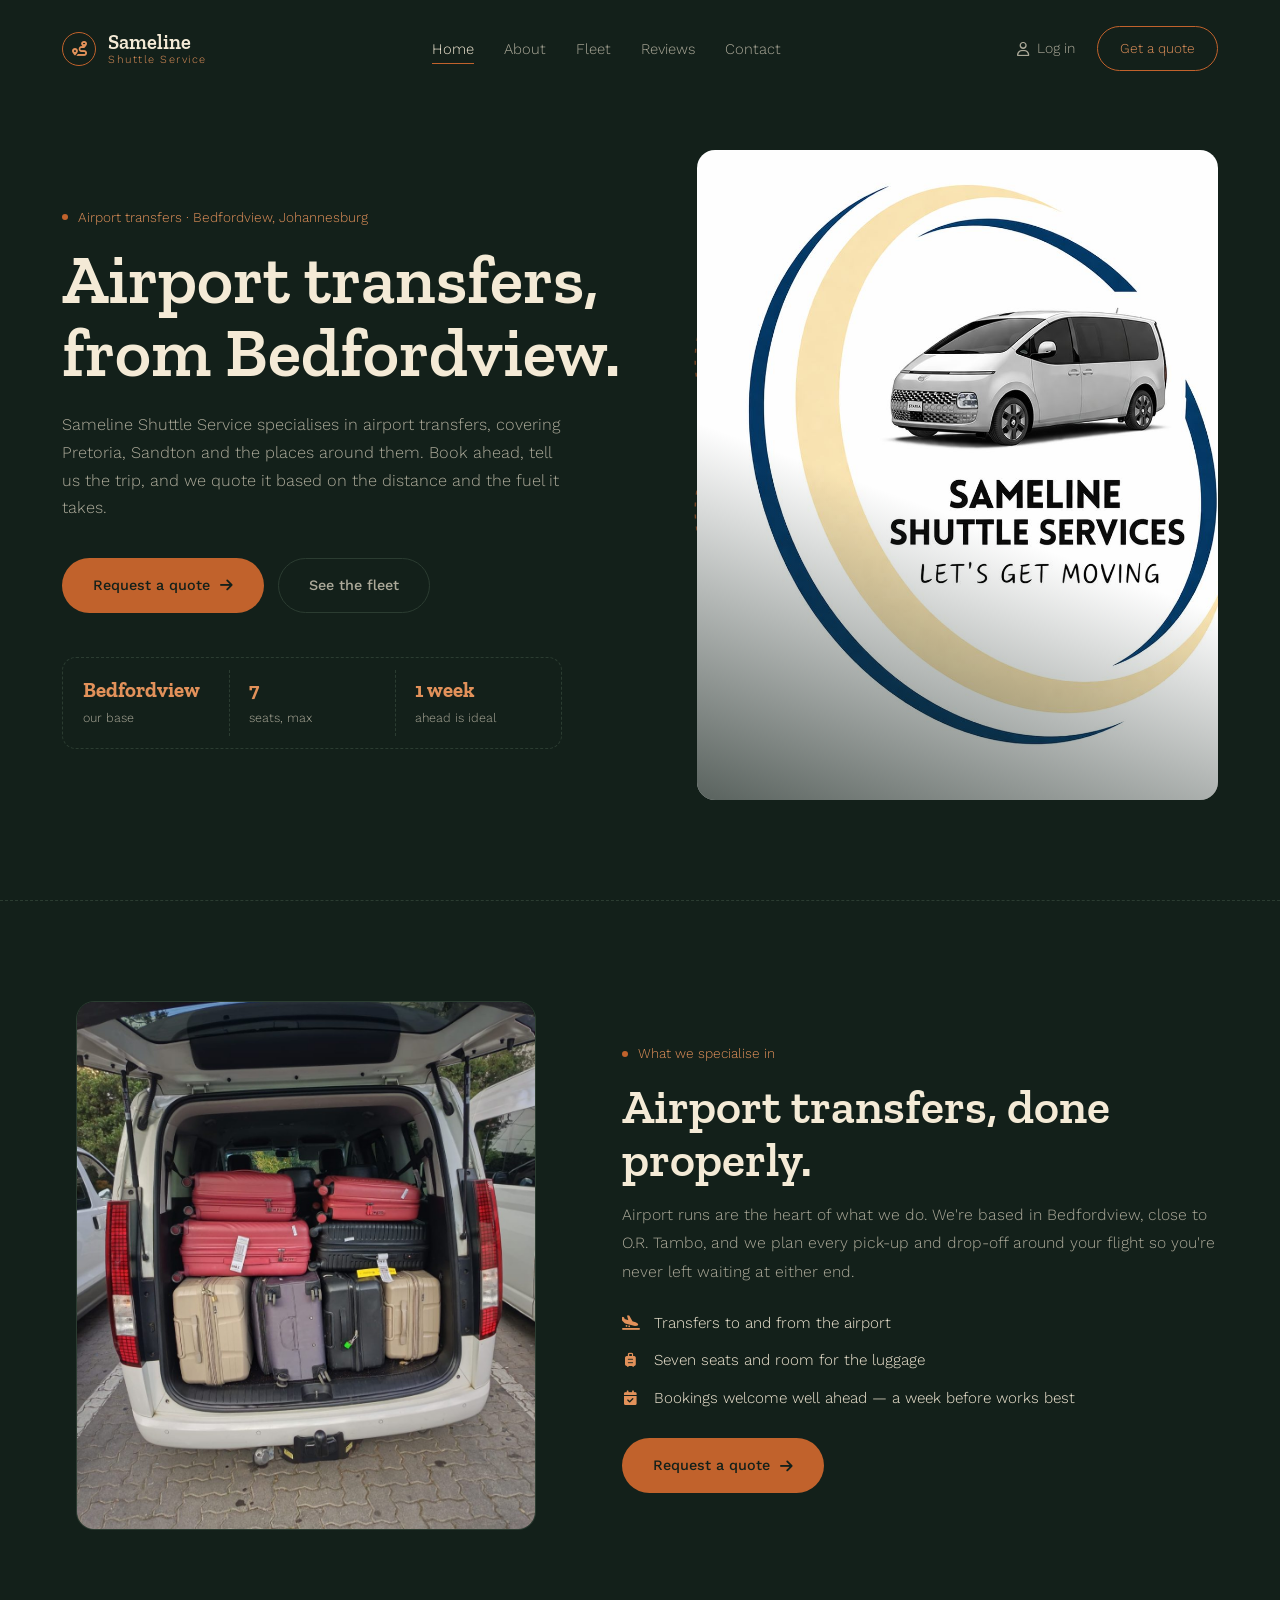
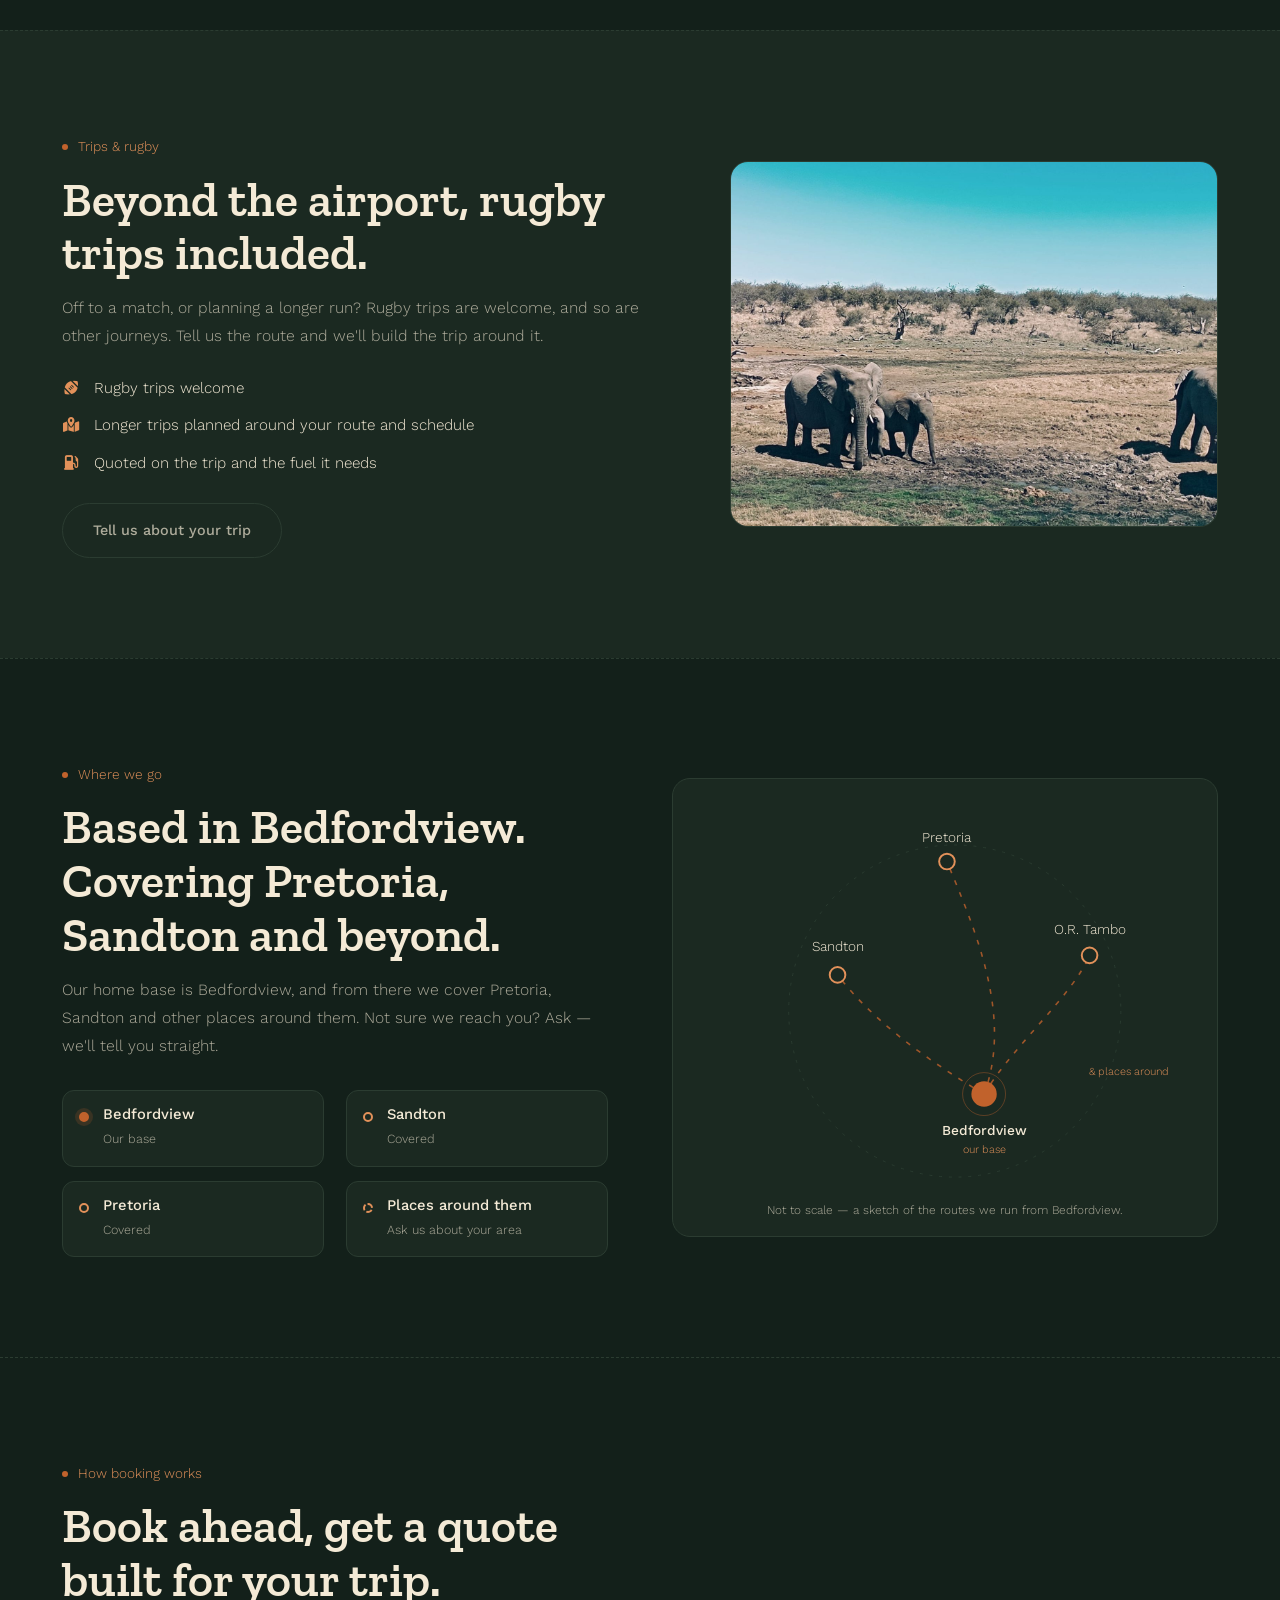
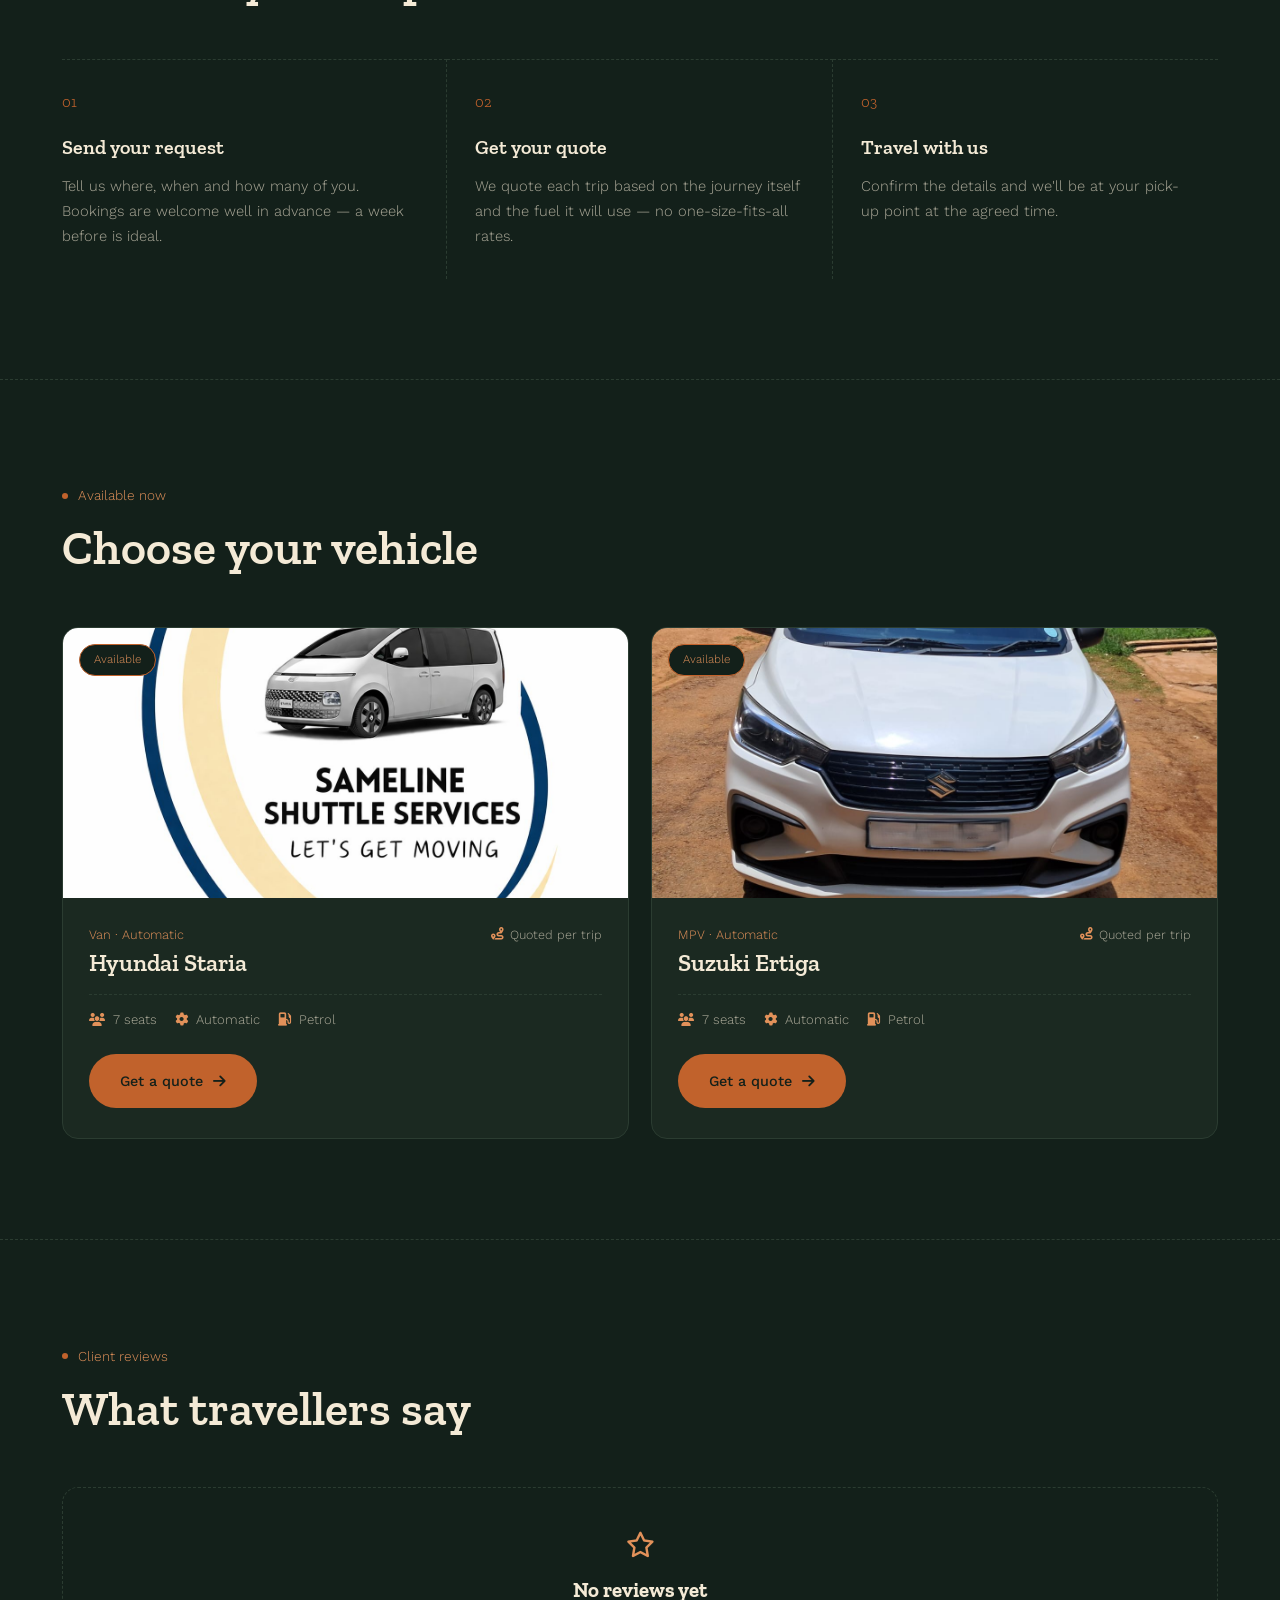
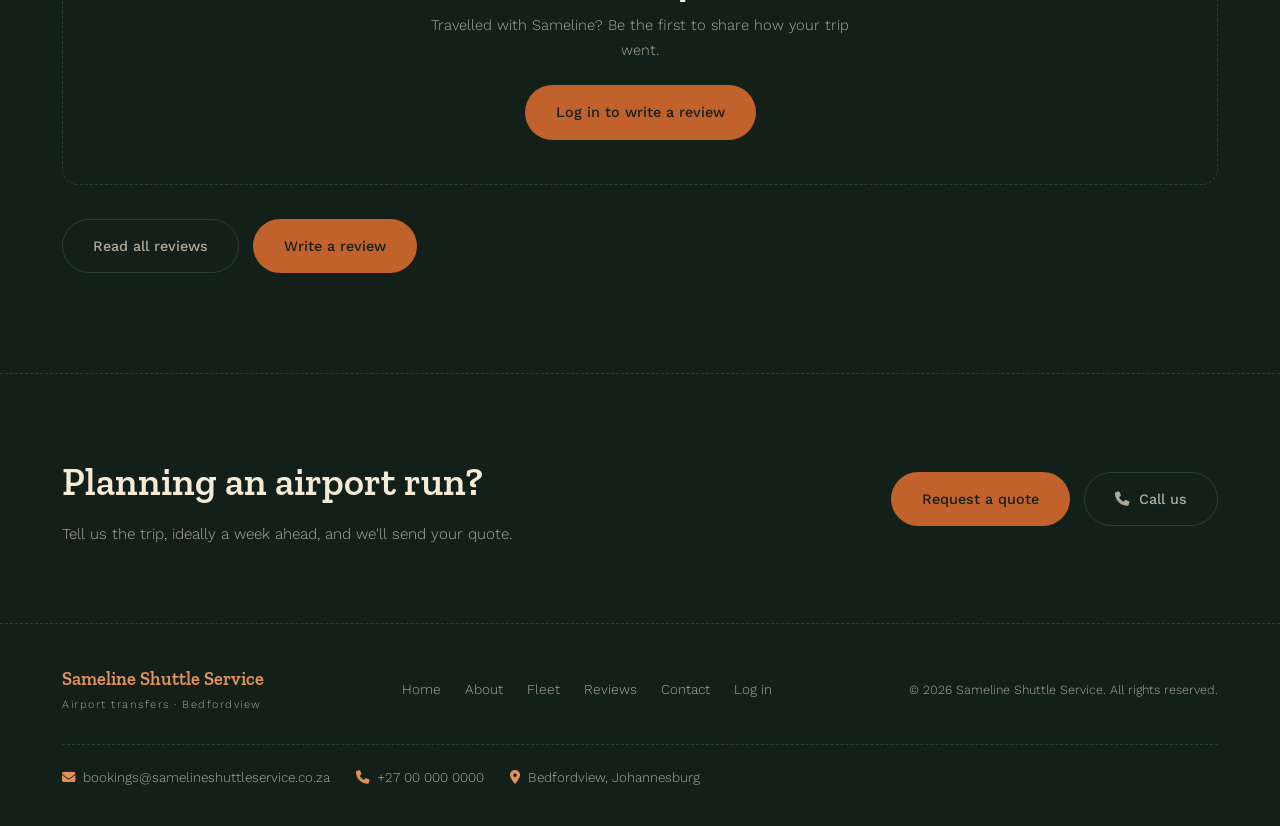
<file: index.html>
<!doctype html>
<html lang="en">
  <head>
    <meta charset="UTF-8" />
    <meta name="viewport" content="width=device-width, initial-scale=1.0" />
    <title>Sameline Shuttle Service — Airport Transfers from Bedfordview</title>
    <meta name="description" content="Airport transfers from Bedfordview to O.R. Tambo, Sandton, Pretoria and the areas around them. Book ahead, get a quote based on your trip. Rugby trips welcome." />
    <meta property="og:title" content="Sameline Shuttle Service — Airport Transfers from Bedfordview" />
    <meta property="og:description" content="Airport transfers and trips from Bedfordview, covering Pretoria, Sandton and surrounds. Request a quote today." />
    <meta property="og:image" content="pictures/van-bedfordview.jpg" />
    <link rel="preconnect" href="https://fonts.googleapis.com" />
    <link rel="preconnect" href="https://fonts.gstatic.com" crossorigin />
    <link href="https://fonts.googleapis.com/css2?family=Zilla+Slab:wght@500;600;700&family=Work+Sans:wght@300;400;500;600&display=swap" rel="stylesheet" />
    <link rel="stylesheet" href="https://cdnjs.cloudflare.com/ajax/libs/font-awesome/6.5.0/css/all.min.css" />
    <link rel="stylesheet" href="shared.css" />
    <link rel="stylesheet" href="index.css" />
  </head>
  <body>
    <!-- HEADER -->
    <header id="header">
      <nav class="navbar wrap" aria-label="Main">
        <a href="index.html" class="brand">
          <span class="brand-mark"><i class="fa-solid fa-route"></i></span>
          <span class="brand-text">
            <span class="brand-name">Sameline</span>
            <span class="brand-sub">Shuttle Service</span>
          </span>
        </a>
        <ul class="nav-menu">
          <li><a href="index.html" class="nav-link active" aria-current="page">Home</a></li>
          <li><a href="About.html" class="nav-link">About</a></li>
          <li><a href="HireVehicle.html" class="nav-link">Fleet</a></li>
          <li><a href="Reviews.html" class="nav-link">Reviews</a></li>
          <li><a href="Contact.html" class="nav-link">Contact</a></li>
        </ul>
        <div class="nav-actions">
          <a href="Login.html" class="nav-login" data-auth-link><i class="fa-regular fa-user"></i> <span data-auth-label>Log in</span></a>
          <a href="HireVehicle.html#hire-form" class="nav-cta">Get a quote</a>
        </div>
        <button class="mobile-toggle" id="mobileToggle" aria-label="Menu" aria-expanded="false" aria-controls="mobileNav">
          <span></span><span></span><span></span>
        </button>
      </nav>
      <div class="mobile-nav" id="mobileNav">
        <ul>
          <li><a href="index.html">Home</a></li>
          <li><a href="About.html">About</a></li>
          <li><a href="HireVehicle.html">Fleet</a></li>
          <li><a href="Reviews.html">Reviews</a></li>
          <li><a href="Contact.html">Contact</a></li>
          <li><a href="Login.html" data-auth-link><i class="fa-regular fa-user"></i> <span data-auth-label>Log in</span></a></li>
          <li><a href="HireVehicle.html#hire-form" class="accent-link">Get a quote</a></li>
        </ul>
      </div>
    </header>

    <main>
      <!-- HERO -->
      <section class="hero">
        <div class="wrap hero-grid">
          <div class="hero-copy">
            <p class="tag">Airport transfers · Bedfordview, Johannesburg</p>
            <h1>Airport transfers,<br />from Bedfordview.</h1>
            <p>
              Sameline Shuttle Service specialises in airport transfers, covering
              Pretoria, Sandton and the places around them. Book ahead, tell us
              the trip, and we quote it based on the distance and the fuel it
              takes.
            </p>
            <div class="hero-actions">
              <a href="HireVehicle.html#hire-form" class="btn btn-fill">Request a quote <i class="fa-solid fa-arrow-right"></i></a>
              <a href="#fleet" class="btn btn-line">See the fleet</a>
            </div>
            <div class="ticket-strip">
              <div class="ticket-stat"><strong>Bedfordview</strong><span>our base</span></div>
              <div class="ticket-stat"><strong>7</strong><span>seats, max</span></div>
              <div class="ticket-stat"><strong>1 week</strong><span>ahead is ideal</span></div>
            </div>
            <a href="#reviews" class="hero-rating" id="heroRating" hidden></a>
          </div>
          <div class="hero-photo">
            <svg class="route-line" viewBox="0 0 60 300" xmlns="http://www.w3.org/2000/svg" aria-hidden="true">
              <path d="M30 0 C10 60, 50 90, 30 150 C10 210, 50 240, 30 300" stroke="#c1622c" stroke-width="1.5" stroke-dasharray="4 8" fill="none" opacity="0.55" />
            </svg>
            <div class="hero-photo-frame">
              <img src="pictures/van-bedfordview.jpg" width="1047" height="1400" alt="White Hyundai Staria shuttle with its side door open, parked outside a building in Bedfordview" />
            </div>
          </div>
        </div>
      </section>

      <!-- SPECIALITY: AIRPORT TRANSFERS -->
      <section class="band" id="airport">
        <div class="wrap split">
          <div class="split-media reveal">
            <img src="pictures/luggage-boot.jpg" width="1047" height="1400" alt="The boot of a Sameline shuttle packed with a family's suitcases" />
          </div>
          <div class="split-copy reveal">
            <p class="tag">What we specialise in</p>
            <h2 class="page-title">Airport transfers, done properly.</h2>
            <p class="lede">
              Airport runs are the heart of what we do. We're based in
              Bedfordview, close to O.R. Tambo, and we plan every pick-up and
              drop-off around your flight so you're never left waiting at either
              end.
            </p>
            <ul class="tick-list">
              <li><i class="fa-solid fa-plane-arrival"></i> Transfers to and from the airport</li>
              <li><i class="fa-solid fa-suitcase-rolling"></i> Seven seats and room for the luggage</li>
              <li><i class="fa-solid fa-calendar-check"></i> Bookings welcome well ahead — a week before works best</li>
            </ul>
            <a href="HireVehicle.html#hire-form" class="btn btn-fill">Request a quote <i class="fa-solid fa-arrow-right"></i></a>
          </div>
        </div>
      </section>

      <!-- TRIPS + RUGBY -->
      <section class="band band-alt" id="trips">
        <div class="wrap split flip">
          <div class="split-copy reveal">
            <p class="tag">Trips &amp; rugby</p>
            <h2 class="page-title">Beyond the airport, rugby trips included.</h2>
            <p class="lede">
              Off to a match, or planning a longer run? Rugby trips are welcome,
              and so are other journeys. Tell us the route and we'll build the
              trip around it.
            </p>
            <ul class="tick-list">
              <li><i class="fa-solid fa-football"></i> Rugby trips welcome</li>
              <li><i class="fa-solid fa-map-location-dot"></i> Longer trips planned around your route and schedule</li>
              <li><i class="fa-solid fa-gas-pump"></i> Quoted on the trip and the fuel it needs</li>
            </ul>
            <a href="Contact.html" class="btn btn-line">Tell us about your trip</a>
          </div>
          <div class="split-media wide reveal">
            <img src="pictures/trip-elephants.jpg" width="1400" height="1047" alt="A family of elephants at a waterhole, photographed on a trip" />
          </div>
        </div>
      </section>

      <!-- COVERAGE -->
      <section class="coverage" id="coverage">
        <div class="wrap coverage-grid">
          <div class="reveal">
            <p class="tag">Where we go</p>
            <h2 class="page-title">Based in Bedfordview. Covering Pretoria, Sandton and beyond.</h2>
            <p class="lede">
              Our home base is Bedfordview, and from there we cover Pretoria,
              Sandton and other places around them. Not sure we reach you? Ask
              — we'll tell you straight.
            </p>
            <ul class="area-list">
              <li><span class="dot base"></span><div><strong>Bedfordview</strong><span>Our base</span></div></li>
              <li><span class="dot"></span><div><strong>Sandton</strong><span>Covered</span></div></li>
              <li><span class="dot"></span><div><strong>Pretoria</strong><span>Covered</span></div></li>
              <li><span class="dot ring"></span><div><strong>Places around them</strong><span>Ask us about your area</span></div></li>
            </ul>
          </div>
          <figure class="route-map reveal">
            <svg viewBox="0 0 520 400" role="img" aria-label="Route diagram: Bedfordview is our base, with routes to O.R. Tambo airport, Sandton and Pretoria">
              <circle cx="270" cy="215" r="170" fill="none" stroke="#2b3c31" stroke-dasharray="3 7" />
              <g fill="none" stroke="#c1622c" stroke-width="1.6" stroke-dasharray="5 8" opacity="0.8">
                <path d="M300 300 C 330 250, 390 200, 408 158" />
                <path d="M300 300 C 250 270, 190 230, 150 178" />
                <path d="M300 300 C 330 220, 290 130, 262 62" />
              </g>
              <g font-family="Work Sans, sans-serif" font-size="14" fill="#f4ead6">
                <circle cx="300" cy="300" r="13" fill="#c1622c" />
                <circle cx="300" cy="300" r="22" fill="none" stroke="#c1622c" opacity="0.4" />
                <text x="300" y="342" text-anchor="middle" font-weight="500">Bedfordview</text>
                <text x="300" y="360" text-anchor="middle" font-size="11" fill="#e2915a">our base</text>

                <circle cx="408" cy="158" r="8" fill="#1b2921" stroke="#e2915a" stroke-width="2" />
                <text x="408" y="136" text-anchor="middle">O.R. Tambo</text>

                <circle cx="150" cy="178" r="8" fill="#1b2921" stroke="#e2915a" stroke-width="2" />
                <text x="150" y="154" text-anchor="middle">Sandton</text>

                <circle cx="262" cy="62" r="8" fill="#1b2921" stroke="#e2915a" stroke-width="2" />
                <text x="262" y="42" text-anchor="middle">Pretoria</text>

                <text x="448" y="280" text-anchor="middle" font-size="11" fill="#e2915a">&amp; places around</text>
              </g>
            </svg>
            <figcaption>Not to scale — a sketch of the routes we run from Bedfordview.</figcaption>
          </figure>
        </div>
      </section>

      <!-- HOW BOOKING WORKS -->
      <section class="how" id="how">
        <div class="wrap">
          <div class="section-head">
            <p class="tag">How booking works</p>
            <h2 class="page-title">Book ahead, get a quote built for your trip.</h2>
          </div>
          <div class="steps">
            <div class="step reveal">
              <span class="num">01</span>
              <h3>Send your request</h3>
              <p>Tell us where, when and how many of you. Bookings are welcome well in advance — a week before is ideal.</p>
            </div>
            <div class="step reveal">
              <span class="num">02</span>
              <h3>Get your quote</h3>
              <p>We quote each trip based on the journey itself and the fuel it will use — no one-size-fits-all rates.</p>
            </div>
            <div class="step reveal">
              <span class="num">03</span>
              <h3>Travel with us</h3>
              <p>Confirm the details and we'll be at your pick-up point at the agreed time.</p>
            </div>
          </div>
        </div>
      </section>

      <!-- FLEET -->
      <section class="fleet" id="fleet">
        <div class="wrap">
          <div class="section-head">
            <p class="tag">Available now</p>
            <h2 class="page-title">Choose your vehicle</h2>
          </div>
          <div class="car-grid">
            <div class="car-card reveal">
              <div class="car-badge">Available</div>
              <div class="car-images">
                <img src="pictures/van-bedfordview.jpg" alt="Hyundai Staria, side door open" />
                <img src="pictures/Car5.jpeg" alt="Hyundai Staria, front view" />
                <img src="pictures/Car4.jpeg" alt="Hyundai Staria, interior" />
                <img src="pictures/luggage-boot.jpg" alt="Hyundai Staria, loaded boot" />
                <img src="pictures/Car3.jpeg" alt="Hyundai Staria, rear view" />
              </div>
              <div class="car-body">
                <div class="car-top">
                  <div>
                    <span class="car-type">Van · Automatic</span>
                    <h3 class="car-name">Hyundai Staria</h3>
                  </div>
                  <span class="car-quote"><i class="fa-solid fa-route"></i> Quoted per trip</span>
                </div>
                <div class="car-specs">
                  <span><i class="fa-solid fa-users"></i> 7 seats</span>
                  <span><i class="fa-solid fa-gear"></i> Automatic</span>
                  <span><i class="fa-solid fa-gas-pump"></i> Petrol</span>
                </div>
                <a href="HireVehicle.html?car=Hyundai%20Staria#hire-form" class="btn btn-fill">Get a quote <i class="fa-solid fa-arrow-right"></i></a>
              </div>
            </div>

            <div class="car-card reveal">
              <div class="car-badge">Available</div>
              <div class="car-images">
                <img src="pictures/Car7.jpeg" alt="Suzuki Ertiga, front view" />
                <img src="pictures/Car9.jpeg" alt="Suzuki Ertiga, rear view" />
                <img src="pictures/Car10.jpeg" alt="Suzuki Ertiga, side view" />
              </div>
              <div class="car-body">
                <div class="car-top">
                  <div>
                    <span class="car-type">MPV · Automatic</span>
                    <h3 class="car-name">Suzuki Ertiga</h3>
                  </div>
                  <span class="car-quote"><i class="fa-solid fa-route"></i> Quoted per trip</span>
                </div>
                <div class="car-specs">
                  <span><i class="fa-solid fa-users"></i> 7 seats</span>
                  <span><i class="fa-solid fa-gear"></i> Automatic</span>
                  <span><i class="fa-solid fa-gas-pump"></i> Petrol</span>
                </div>
                <a href="HireVehicle.html?car=Suzuki%20Ertiga#hire-form" class="btn btn-fill">Get a quote <i class="fa-solid fa-arrow-right"></i></a>
              </div>
            </div>
          </div>
        </div>
      </section>

      <!-- REVIEWS PREVIEW -->
      <section class="reviews-preview" id="reviews">
        <div class="wrap">
          <div class="rp-head">
            <div class="section-head">
              <p class="tag">Client reviews</p>
              <h2 class="page-title">What travellers say</h2>
            </div>
            <div class="rp-summary" id="rpSummary" hidden></div>
          </div>
          <div class="review-grid" id="reviewPreview" aria-live="polite"></div>
          <div class="rp-actions">
            <a href="Reviews.html" class="btn btn-line">Read all reviews</a>
            <a href="Reviews.html#write" class="btn btn-fill">Write a review</a>
          </div>
        </div>
      </section>

      <!-- CTA -->
      <section class="cta">
        <div class="wrap cta-inner">
          <div>
            <h2>Planning an airport run?</h2>
            <p>Tell us the trip, ideally a week ahead, and we'll send your quote.</p>
          </div>
          <div class="cta-actions">
            <a href="HireVehicle.html#hire-form" class="btn btn-fill">Request a quote</a>
            <a href="tel:+27000000000" class="btn btn-line" data-cfg-href="tel"><i class="fa-solid fa-phone"></i> Call us</a>
            <a href="#" class="btn btn-line" data-cfg-href="whatsapp" target="_blank" rel="noopener"><i class="fa-brands fa-whatsapp"></i> WhatsApp</a>
          </div>
        </div>
      </section>
    </main>

    <!-- FOOTER -->
    <footer class="footer">
      <div class="wrap footer-inner">
        <div class="footer-brand">
          <span class="footer-name">Sameline Shuttle Service</span>
          <span class="footer-sub">Airport transfers · Bedfordview</span>
        </div>
        <nav class="footer-links" aria-label="Footer">
          <a href="index.html">Home</a>
          <a href="About.html">About</a>
          <a href="HireVehicle.html">Fleet</a>
          <a href="Reviews.html">Reviews</a>
          <a href="Contact.html">Contact</a>
          <a href="Login.html" data-auth-link><span data-auth-label>Log in</span></a>
        </nav>
        <p class="footer-copy">© <span data-year>2026</span> Sameline Shuttle Service. All rights reserved.</p>
        <div class="footer-contact">
          <a href="mailto:bookings@samelineshuttleservice.co.za" data-cfg-href="mailto"><i class="fa-solid fa-envelope"></i><span data-cfg="email">bookings@samelineshuttleservice.co.za</span></a>
          <a href="tel:+27000000000" data-cfg-href="tel"><i class="fa-solid fa-phone"></i><span data-cfg="phone">+27 00 000 0000</span></a>
          <span><i class="fa-solid fa-location-dot"></i>Bedfordview, Johannesburg</span>
        </div>
      </div>
    </footer>

    <script src="config.js"></script>
    <script src="store.js"></script>
    <script src="shared.js"></script>
    <script src="reviews.js"></script>
  </body>
</html>
</file>
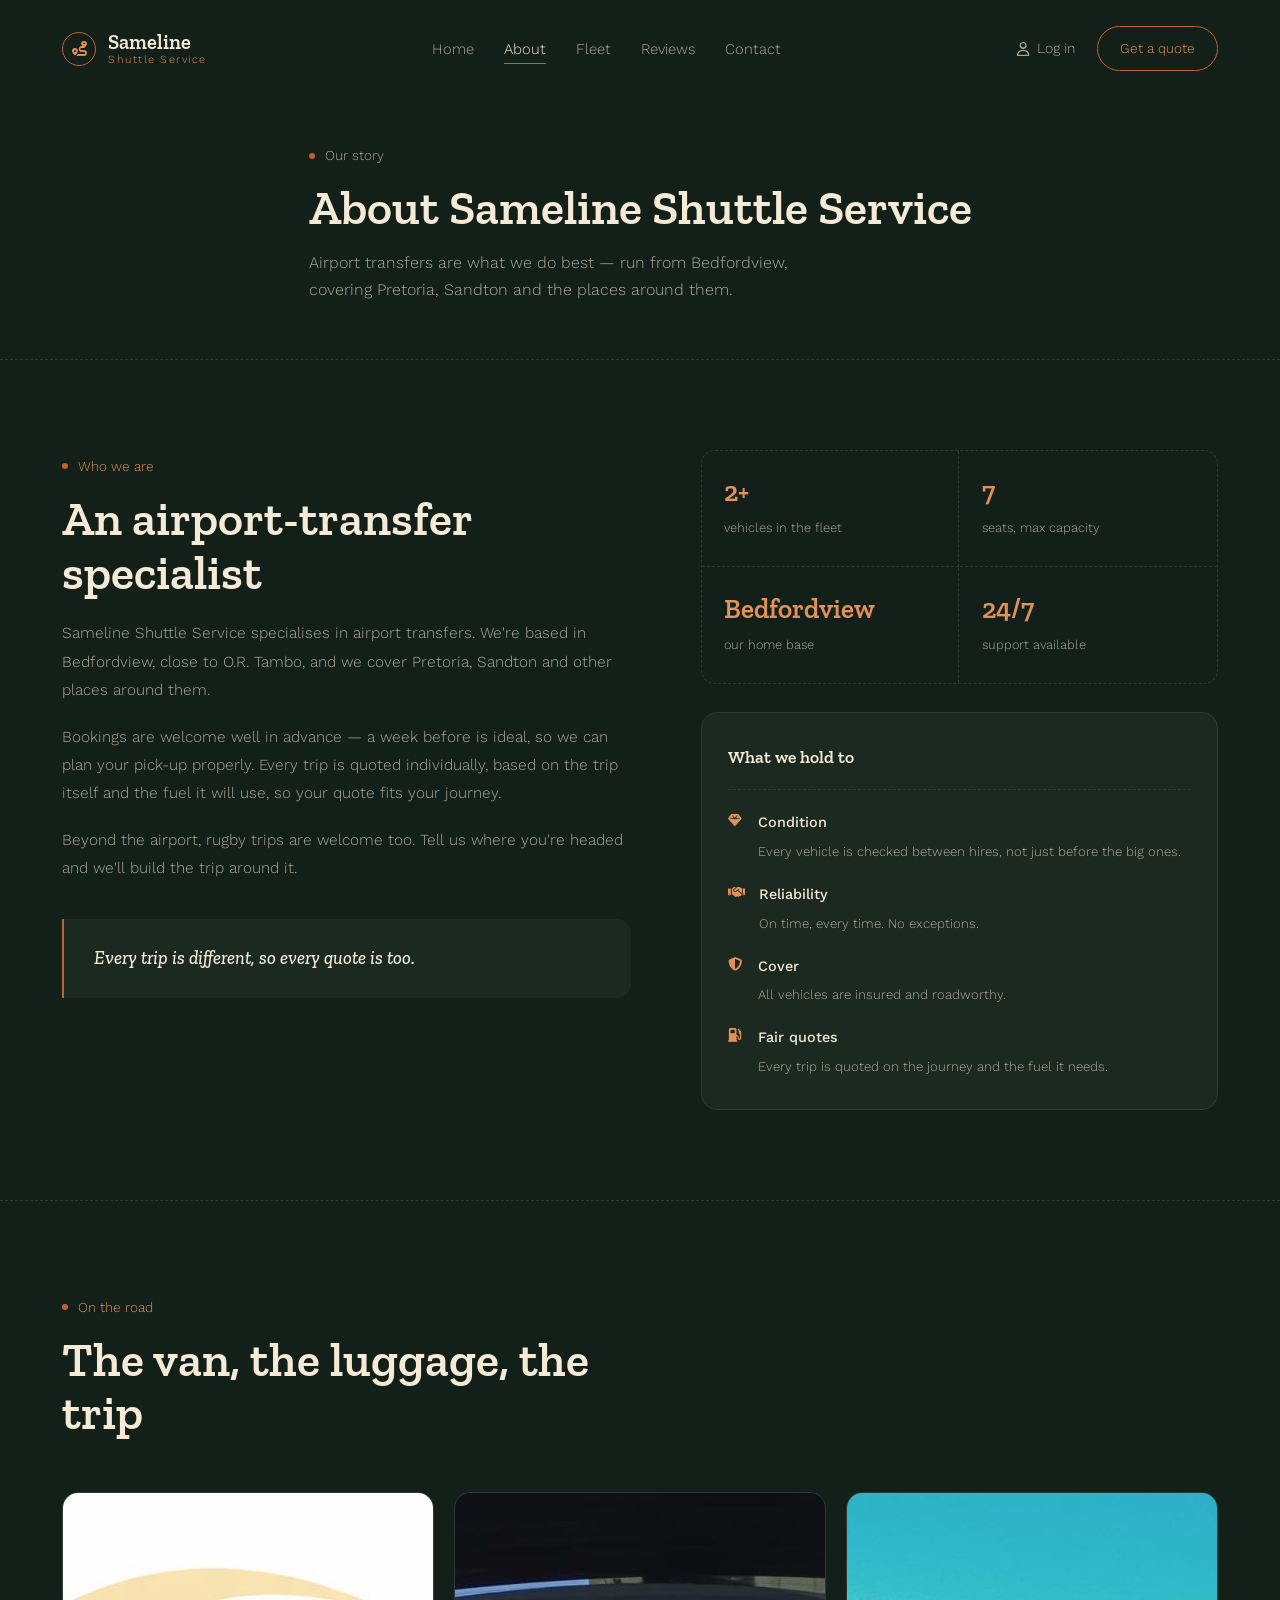
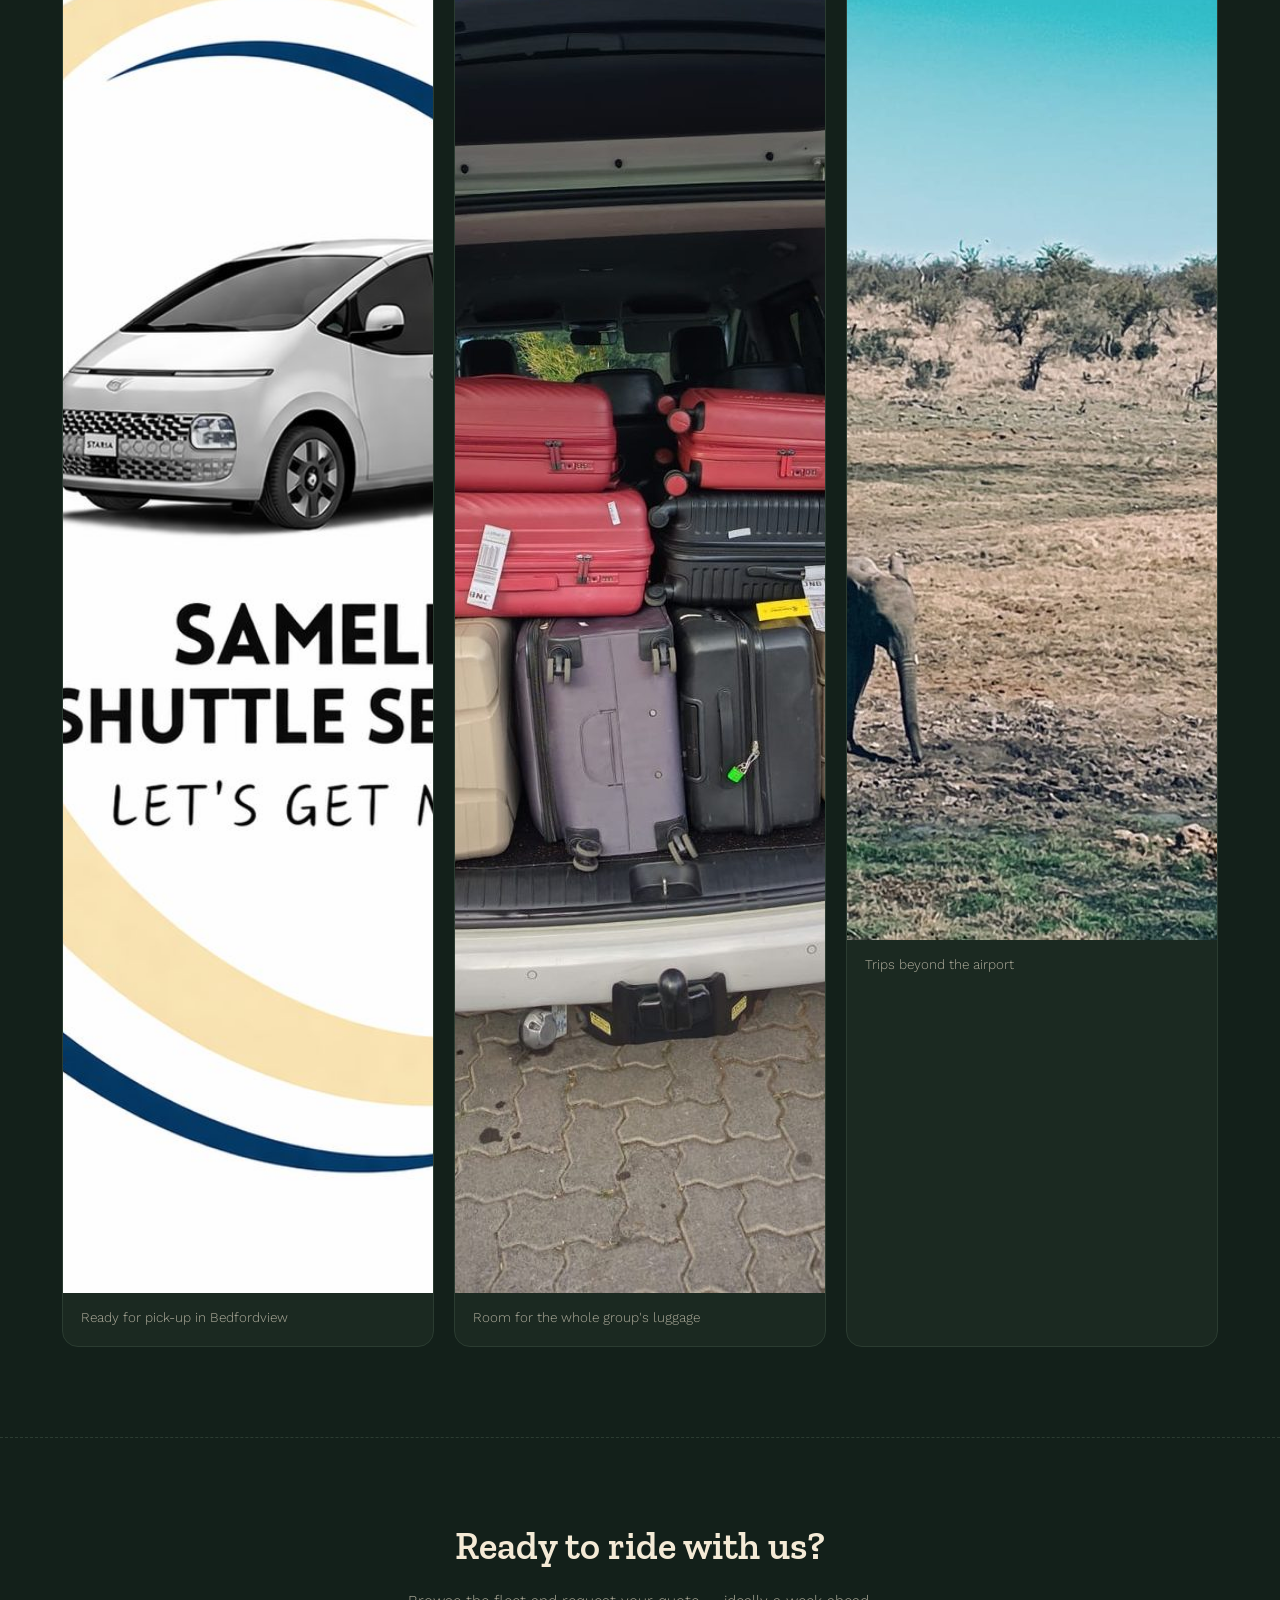
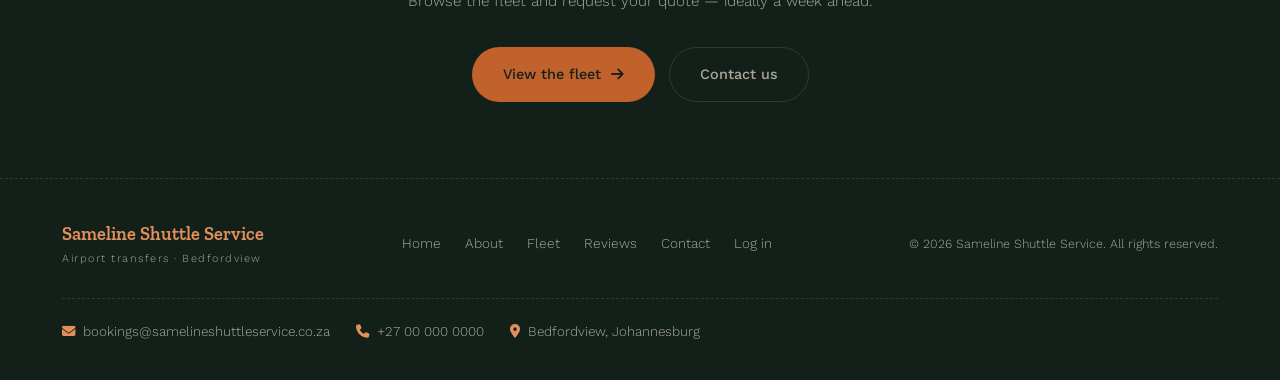
<file: About.html>
<!doctype html>
<html lang="en">
  <head>
    <meta charset="UTF-8" />
    <meta name="viewport" content="width=device-width, initial-scale=1.0" />
    <title>About | Sameline Shuttle Service</title>
    <meta name="description" content="Sameline Shuttle Service specialises in airport transfers from Bedfordview, covering Pretoria, Sandton and surrounding areas. Rugby trips welcome." />
    <link rel="preconnect" href="https://fonts.googleapis.com" />
    <link rel="preconnect" href="https://fonts.gstatic.com" crossorigin />
    <link href="https://fonts.googleapis.com/css2?family=Zilla+Slab:wght@500;600;700&family=Work+Sans:wght@300;400;500;600&display=swap" rel="stylesheet" />
    <link rel="stylesheet" href="https://cdnjs.cloudflare.com/ajax/libs/font-awesome/6.5.0/css/all.min.css" />
    <link rel="stylesheet" href="shared.css" />
    <link rel="stylesheet" href="about.css" />
  </head>
  <body>
    <!-- HEADER -->
    <header id="header">
      <nav class="navbar wrap" aria-label="Main">
        <a href="index.html" class="brand">
          <span class="brand-mark"><i class="fa-solid fa-route"></i></span>
          <span class="brand-text">
            <span class="brand-name">Sameline</span>
            <span class="brand-sub">Shuttle Service</span>
          </span>
        </a>
        <ul class="nav-menu">
          <li><a href="index.html" class="nav-link">Home</a></li>
          <li><a href="About.html" class="nav-link active" aria-current="page">About</a></li>
          <li><a href="HireVehicle.html" class="nav-link">Fleet</a></li>
          <li><a href="Reviews.html" class="nav-link">Reviews</a></li>
          <li><a href="Contact.html" class="nav-link">Contact</a></li>
        </ul>
        <div class="nav-actions">
          <a href="Login.html" class="nav-login" data-auth-link><i class="fa-regular fa-user"></i> <span data-auth-label>Log in</span></a>
          <a href="HireVehicle.html#hire-form" class="nav-cta">Get a quote</a>
        </div>
        <button class="mobile-toggle" id="mobileToggle" aria-label="Menu" aria-expanded="false" aria-controls="mobileNav">
          <span></span><span></span><span></span>
        </button>
      </nav>
      <div class="mobile-nav" id="mobileNav">
        <ul>
          <li><a href="index.html">Home</a></li>
          <li><a href="About.html">About</a></li>
          <li><a href="HireVehicle.html">Fleet</a></li>
          <li><a href="Reviews.html">Reviews</a></li>
          <li><a href="Contact.html">Contact</a></li>
          <li><a href="Login.html" data-auth-link><i class="fa-regular fa-user"></i> <span data-auth-label>Log in</span></a></li>
          <li><a href="HireVehicle.html#hire-form" class="accent-link">Get a quote</a></li>
        </ul>
      </div>
    </header>

    <main>
      <section class="page-hero">
        <div class="wrap">
          <p class="tag">Our story</p>
          <h1 class="page-title">About Sameline Shuttle Service</h1>
          <p>
            Airport transfers are what we do best — run from Bedfordview,
            covering Pretoria, Sandton and the places around them.
          </p>
        </div>
      </section>

      <section class="about-section">
        <div class="wrap about-grid">
          <div>
            <p class="tag">Who we are</p>
            <h2 class="page-title">An airport-transfer specialist</h2>
            <div class="about-body">
              <p>
                Sameline Shuttle Service specialises in airport transfers. We're
                based in Bedfordview, close to O.R. Tambo, and we cover
                Pretoria, Sandton and other places around them.
              </p>
              <p>
                Bookings are welcome well in advance — a week before is ideal,
                so we can plan your pick-up properly. Every trip is quoted
                individually, based on the trip itself and the fuel it will
                use, so your quote fits your journey.
              </p>
              <p>
                Beyond the airport, rugby trips are welcome too. Tell us where
                you're headed and we'll build the trip around it.
              </p>
            </div>
            <div class="about-quote">
              <p>Every trip is different, so every quote is too.</p>
            </div>
          </div>

          <div>
            <div class="about-stats">
              <div class="stat-item"><span class="stat-num">2+</span><span class="stat-label">vehicles in the fleet</span></div>
              <div class="stat-item"><span class="stat-num">7</span><span class="stat-label">seats, max capacity</span></div>
              <div class="stat-item"><span class="stat-num">Bedfordview</span><span class="stat-label">our home base</span></div>
              <div class="stat-item"><span class="stat-num">24/7</span><span class="stat-label">support available</span></div>
            </div>

            <div class="about-values">
              <h3>What we hold to</h3>
              <div class="value-list">
                <div class="value-item">
                  <i class="fa-solid fa-gem"></i>
                  <div><strong>Condition</strong><span>Every vehicle is checked between hires, not just before the big ones.</span></div>
                </div>
                <div class="value-item">
                  <i class="fa-solid fa-handshake"></i>
                  <div><strong>Reliability</strong><span>On time, every time. No exceptions.</span></div>
                </div>
                <div class="value-item">
                  <i class="fa-solid fa-shield-halved"></i>
                  <div><strong>Cover</strong><span>All vehicles are insured and roadworthy.</span></div>
                </div>
                <div class="value-item">
                  <i class="fa-solid fa-gas-pump"></i>
                  <div><strong>Fair quotes</strong><span>Every trip is quoted on the journey and the fuel it needs.</span></div>
                </div>
              </div>
            </div>
          </div>
        </div>
      </section>

      <section class="gallery-section">
        <div class="wrap">
          <div class="section-head">
            <p class="tag">On the road</p>
            <h2 class="page-title">The van, the luggage, the trip</h2>
          </div>
          <div class="gallery">
            <figure class="reveal">
              <img src="pictures/van-bedfordview.jpg" width="1047" height="1400" alt="White Hyundai Staria shuttle outside a building in Bedfordview" />
              <figcaption>Ready for pick-up in Bedfordview</figcaption>
            </figure>
            <figure class="reveal">
              <img src="pictures/luggage-boot.jpg" width="1047" height="1400" alt="A shuttle boot packed full of suitcases" />
              <figcaption>Room for the whole group's luggage</figcaption>
            </figure>
            <figure class="reveal">
              <img src="pictures/trip-elephants.jpg" width="1400" height="1047" alt="Elephants at a waterhole on a trip" />
              <figcaption>Trips beyond the airport</figcaption>
            </figure>
          </div>
        </div>
      </section>

      <section class="about-cta">
        <div class="wrap">
          <h2>Ready to ride with us?</h2>
          <p>Browse the fleet and request your quote — ideally a week ahead.</p>
          <div class="cta-actions">
            <a href="HireVehicle.html" class="btn btn-fill">View the fleet <i class="fa-solid fa-arrow-right"></i></a>
            <a href="Contact.html" class="btn btn-line">Contact us</a>
          </div>
        </div>
      </section>
    </main>

    <!-- FOOTER -->
    <footer class="footer">
      <div class="wrap footer-inner">
        <div class="footer-brand">
          <span class="footer-name">Sameline Shuttle Service</span>
          <span class="footer-sub">Airport transfers · Bedfordview</span>
        </div>
        <nav class="footer-links" aria-label="Footer">
          <a href="index.html">Home</a>
          <a href="About.html">About</a>
          <a href="HireVehicle.html">Fleet</a>
          <a href="Reviews.html">Reviews</a>
          <a href="Contact.html">Contact</a>
          <a href="Login.html" data-auth-link><span data-auth-label>Log in</span></a>
        </nav>
        <p class="footer-copy">© <span data-year>2026</span> Sameline Shuttle Service. All rights reserved.</p>
        <div class="footer-contact">
          <a href="mailto:bookings@samelineshuttleservice.co.za" data-cfg-href="mailto"><i class="fa-solid fa-envelope"></i><span data-cfg="email">bookings@samelineshuttleservice.co.za</span></a>
          <a href="tel:+27000000000" data-cfg-href="tel"><i class="fa-solid fa-phone"></i><span data-cfg="phone">+27 00 000 0000</span></a>
          <span><i class="fa-solid fa-location-dot"></i>Bedfordview, Johannesburg</span>
        </div>
      </div>
    </footer>

    <script src="config.js"></script>
    <script src="store.js"></script>
    <script src="shared.js"></script>
  </body>
</html>
</file>
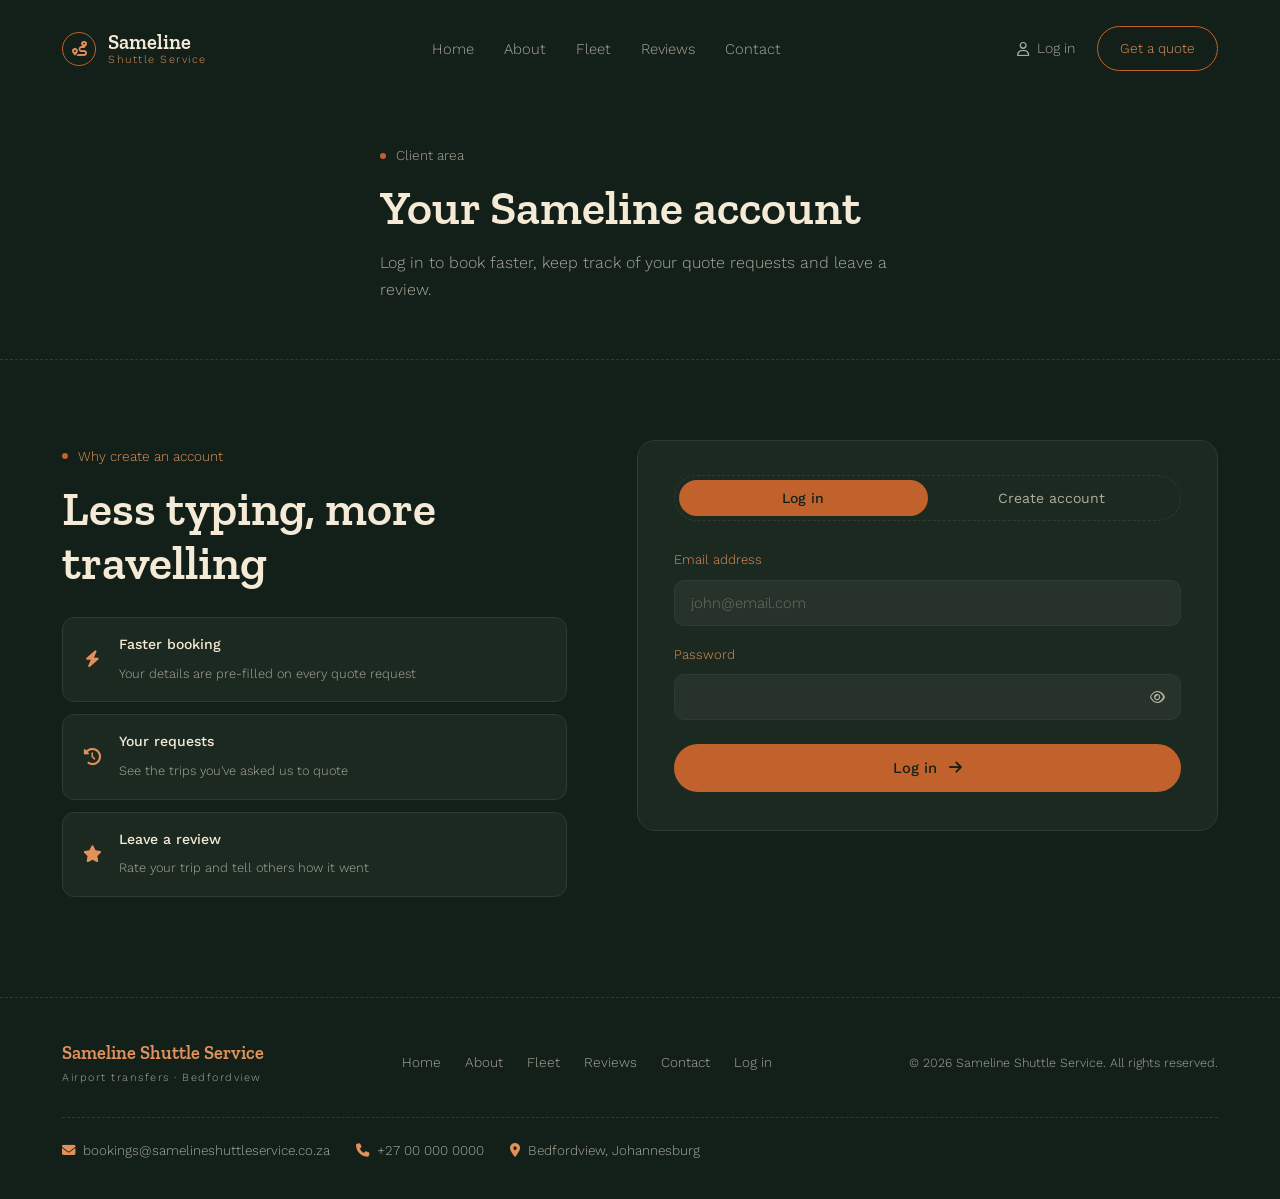
<file: Login.html>
<!doctype html>
<html lang="en">
  <head>
    <meta charset="UTF-8" />
    <meta name="viewport" content="width=device-width, initial-scale=1.0" />
    <title>Client Login | Sameline Shuttle Service</title>
    <meta name="description" content="Log in or create a Sameline Shuttle Service client account to book faster, track your quote requests and leave a review." />
    <link rel="preconnect" href="https://fonts.googleapis.com" />
    <link rel="preconnect" href="https://fonts.gstatic.com" crossorigin />
    <link href="https://fonts.googleapis.com/css2?family=Zilla+Slab:wght@500;600;700&family=Work+Sans:wght@300;400;500;600&display=swap" rel="stylesheet" />
    <link rel="stylesheet" href="https://cdnjs.cloudflare.com/ajax/libs/font-awesome/6.5.0/css/all.min.css" />
    <link rel="stylesheet" href="shared.css" />
    <link rel="stylesheet" href="login.css" />
  </head>
  <body>
    <!-- HEADER -->
    <header id="header">
      <nav class="navbar wrap" aria-label="Main">
        <a href="index.html" class="brand">
          <span class="brand-mark"><i class="fa-solid fa-route"></i></span>
          <span class="brand-text">
            <span class="brand-name">Sameline</span>
            <span class="brand-sub">Shuttle Service</span>
          </span>
        </a>
        <ul class="nav-menu">
          <li><a href="index.html" class="nav-link">Home</a></li>
          <li><a href="About.html" class="nav-link">About</a></li>
          <li><a href="HireVehicle.html" class="nav-link">Fleet</a></li>
          <li><a href="Reviews.html" class="nav-link">Reviews</a></li>
          <li><a href="Contact.html" class="nav-link">Contact</a></li>
        </ul>
        <div class="nav-actions">
          <a href="Login.html" class="nav-login" data-auth-link><i class="fa-regular fa-user"></i> <span data-auth-label>Log in</span></a>
          <a href="HireVehicle.html#hire-form" class="nav-cta">Get a quote</a>
        </div>
        <button class="mobile-toggle" id="mobileToggle" aria-label="Menu" aria-expanded="false" aria-controls="mobileNav">
          <span></span><span></span><span></span>
        </button>
      </nav>
      <div class="mobile-nav" id="mobileNav">
        <ul>
          <li><a href="index.html">Home</a></li>
          <li><a href="About.html">About</a></li>
          <li><a href="HireVehicle.html">Fleet</a></li>
          <li><a href="Reviews.html">Reviews</a></li>
          <li><a href="Contact.html">Contact</a></li>
          <li><a href="Login.html" data-auth-link><i class="fa-regular fa-user"></i> <span data-auth-label>Log in</span></a></li>
          <li><a href="HireVehicle.html#hire-form" class="accent-link">Get a quote</a></li>
        </ul>
      </div>
    </header>

    <main>
      <section class="page-hero">
        <div class="wrap">
          <p class="tag">Client area</p>
          <h1 class="page-title" id="authTitle">Your Sameline account</h1>
          <p>Log in to book faster, keep track of your quote requests and leave a review.</p>
        </div>
      </section>

      <section class="auth-section">
        <div class="wrap auth-grid">
          <div class="auth-info">
            <p class="tag">Why create an account</p>
            <h2 class="page-title">Less typing, more travelling</h2>
            <div class="info-cards">
              <div class="info-card">
                <i class="fa-solid fa-bolt"></i>
                <div><strong>Faster booking</strong><span>Your details are pre-filled on every quote request</span></div>
              </div>
              <div class="info-card">
                <i class="fa-solid fa-clock-rotate-left"></i>
                <div><strong>Your requests</strong><span>See the trips you've asked us to quote</span></div>
              </div>
              <div class="info-card">
                <i class="fa-solid fa-star"></i>
                <div><strong>Leave a review</strong><span>Rate your trip and tell others how it went</span></div>
              </div>
            </div>
          </div>

          <div>
            <div class="form-error" id="storageBlocked" hidden>
              Accounts are unavailable right now — your browser may be blocking site storage (private mode), or the connection failed. Please try again.
            </div>

            <!-- GUEST: login / register -->
            <div class="auth-card" id="authGuest">
              <div class="auth-tabs" role="tablist">
                <button type="button" role="tab" id="tabLogin" aria-selected="true" aria-controls="loginForm" class="active">Log in</button>
                <button type="button" role="tab" id="tabRegister" aria-selected="false" aria-controls="registerForm">Create account</button>
              </div>

              <form id="loginForm" role="tabpanel" aria-labelledby="tabLogin" novalidate>
                <div class="form-group">
                  <label for="l-email">Email address</label>
                  <input id="l-email" type="email" name="email" autocomplete="email" placeholder="john@email.com" required />
                </div>
                <div class="form-group">
                  <label for="l-pass">Password</label>
                  <div class="pass-wrap">
                    <input id="l-pass" type="password" name="password" autocomplete="current-password" required />
                    <button type="button" class="pass-toggle" aria-label="Show password"><i class="fa-regular fa-eye"></i></button>
                  </div>
                </div>
                <button type="button" class="link-btn" id="forgotBtn" hidden>Forgot your password?</button>
                <div class="form-ok" id="loginInfo" role="status" hidden></div>
                <div class="form-error" id="loginError" role="alert" hidden></div>
                <button type="submit" class="submit-btn">Log in <i class="fa-solid fa-arrow-right"></i></button>
              </form>

              <form id="registerForm" role="tabpanel" aria-labelledby="tabRegister" hidden novalidate>
                <div class="form-group">
                  <label for="r-name">Full name</label>
                  <input id="r-name" type="text" name="name" autocomplete="name" placeholder="John Doe" required />
                </div>
                <div class="form-row">
                  <div class="form-group">
                    <label for="r-email">Email address</label>
                    <input id="r-email" type="email" name="email" autocomplete="email" placeholder="john@email.com" required />
                  </div>
                  <div class="form-group">
                    <label for="r-phone">Phone <span class="opt">(optional)</span></label>
                    <input id="r-phone" type="tel" name="phone" autocomplete="tel" placeholder="+27 00 000 0000" />
                  </div>
                </div>
                <div class="form-group">
                  <label for="r-pass">Password</label>
                  <div class="pass-wrap">
                    <input id="r-pass" type="password" name="password" autocomplete="new-password" minlength="8" required />
                    <button type="button" class="pass-toggle" aria-label="Show password"><i class="fa-regular fa-eye"></i></button>
                  </div>
                  <span class="form-hint">At least 8 characters.</span>
                </div>
                <div class="form-error" id="registerError" role="alert" hidden></div>
                <button type="submit" class="submit-btn">Create account <i class="fa-solid fa-arrow-right"></i></button>
              </form>
            </div>

            <!-- SIGNED IN: account overview -->
            <div class="auth-card" id="authUser" hidden>
              <div class="user-head">
                <div class="user-avatar" id="userInitial">R</div>
                <div>
                  <h3 id="userName">Name</h3>
                  <span id="userEmail">email</span>
                </div>
              </div>
              <div class="user-actions">
                <a href="HireVehicle.html#hire-form" class="btn btn-fill btn-sm">Request a quote</a>
                <a href="Reviews.html#write" class="btn btn-line btn-sm">Write a review</a>
                <button type="button" class="btn btn-line btn-sm" id="logoutBtn">Log out</button>
              </div>

              <h4 class="list-title">Your quote requests</h4>
              <div id="requestList" class="request-list"></div>
            </div>
          </div>
        </div>
      </section>
    </main>

    <!-- FOOTER -->
    <footer class="footer">
      <div class="wrap footer-inner">
        <div class="footer-brand">
          <span class="footer-name">Sameline Shuttle Service</span>
          <span class="footer-sub">Airport transfers · Bedfordview</span>
        </div>
        <nav class="footer-links" aria-label="Footer">
          <a href="index.html">Home</a>
          <a href="About.html">About</a>
          <a href="HireVehicle.html">Fleet</a>
          <a href="Reviews.html">Reviews</a>
          <a href="Contact.html">Contact</a>
          <a href="Login.html" data-auth-link><span data-auth-label>Log in</span></a>
        </nav>
        <p class="footer-copy">© <span data-year>2026</span> Sameline Shuttle Service. All rights reserved.</p>
        <div class="footer-contact">
          <a href="mailto:bookings@samelineshuttleservice.co.za" data-cfg-href="mailto"><i class="fa-solid fa-envelope"></i><span data-cfg="email">bookings@samelineshuttleservice.co.za</span></a>
          <a href="tel:+27000000000" data-cfg-href="tel"><i class="fa-solid fa-phone"></i><span data-cfg="phone">+27 00 000 0000</span></a>
          <span><i class="fa-solid fa-location-dot"></i>Bedfordview, Johannesburg</span>
        </div>
      </div>
    </footer>

    <script src="config.js"></script>
    <script src="store.js"></script>
    <script src="shared.js"></script>
    <script src="login.js"></script>
  </body>
</html>
</file>
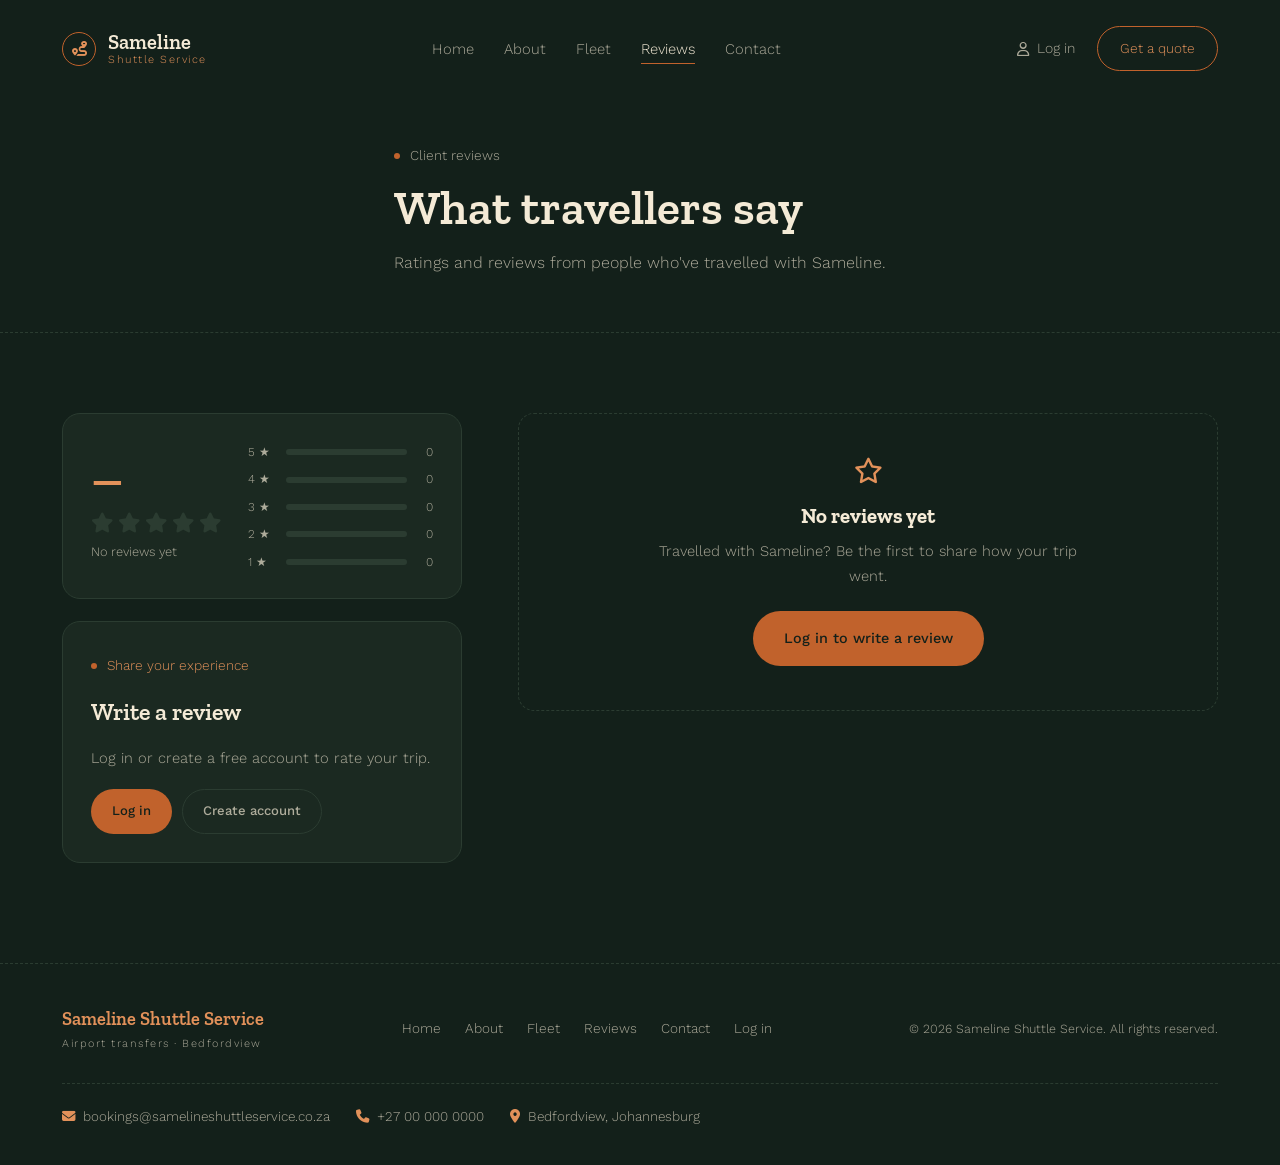
<file: Reviews.html>
<!doctype html>
<html lang="en">
  <head>
    <meta charset="UTF-8" />
    <meta name="viewport" content="width=device-width, initial-scale=1.0" />
    <title>Reviews | Sameline Shuttle Service</title>
    <meta name="description" content="Read what travellers say about Sameline Shuttle Service, and leave your own rating and review." />
    <link rel="preconnect" href="https://fonts.googleapis.com" />
    <link rel="preconnect" href="https://fonts.gstatic.com" crossorigin />
    <link href="https://fonts.googleapis.com/css2?family=Zilla+Slab:wght@500;600;700&family=Work+Sans:wght@300;400;500;600&display=swap" rel="stylesheet" />
    <link rel="stylesheet" href="https://cdnjs.cloudflare.com/ajax/libs/font-awesome/6.5.0/css/all.min.css" />
    <link rel="stylesheet" href="shared.css" />
    <link rel="stylesheet" href="reviews.css" />
  </head>
  <body>
    <!-- HEADER -->
    <header id="header">
      <nav class="navbar wrap" aria-label="Main">
        <a href="index.html" class="brand">
          <span class="brand-mark"><i class="fa-solid fa-route"></i></span>
          <span class="brand-text">
            <span class="brand-name">Sameline</span>
            <span class="brand-sub">Shuttle Service</span>
          </span>
        </a>
        <ul class="nav-menu">
          <li><a href="index.html" class="nav-link">Home</a></li>
          <li><a href="About.html" class="nav-link">About</a></li>
          <li><a href="HireVehicle.html" class="nav-link">Fleet</a></li>
          <li><a href="Reviews.html" class="nav-link active" aria-current="page">Reviews</a></li>
          <li><a href="Contact.html" class="nav-link">Contact</a></li>
        </ul>
        <div class="nav-actions">
          <a href="Login.html" class="nav-login" data-auth-link><i class="fa-regular fa-user"></i> <span data-auth-label>Log in</span></a>
          <a href="HireVehicle.html#hire-form" class="nav-cta">Get a quote</a>
        </div>
        <button class="mobile-toggle" id="mobileToggle" aria-label="Menu" aria-expanded="false" aria-controls="mobileNav">
          <span></span><span></span><span></span>
        </button>
      </nav>
      <div class="mobile-nav" id="mobileNav">
        <ul>
          <li><a href="index.html">Home</a></li>
          <li><a href="About.html">About</a></li>
          <li><a href="HireVehicle.html">Fleet</a></li>
          <li><a href="Reviews.html">Reviews</a></li>
          <li><a href="Contact.html">Contact</a></li>
          <li><a href="Login.html" data-auth-link><i class="fa-regular fa-user"></i> <span data-auth-label>Log in</span></a></li>
          <li><a href="HireVehicle.html#hire-form" class="accent-link">Get a quote</a></li>
        </ul>
      </div>
    </header>

    <main>
      <section class="page-hero">
        <div class="wrap">
          <p class="tag">Client reviews</p>
          <h1 class="page-title">What travellers say</h1>
          <p>Ratings and reviews from people who've travelled with Sameline.</p>
        </div>
      </section>

      <section class="reviews-section">
        <div class="wrap reviews-layout">
          <aside class="reviews-side">
            <div class="summary-card" id="reviewSummary" aria-live="polite"></div>

            <div class="write-card" id="write">
              <p class="tag">Share your experience</p>
              <h2 class="write-title">Write a review</h2>

              <div class="form-error" id="storageBlocked" hidden>
                Reviews can't be posted right now — your browser may be blocking site storage, or the connection failed. Please try again.
              </div>

              <!-- guests -->
              <div id="writeGate">
                <p class="gate-text">Log in or create a free account to rate your trip.</p>
                <div class="gate-actions">
                  <a href="Login.html" class="btn btn-fill btn-sm" id="gateLogin">Log in</a>
                  <a href="Login.html?tab=register" class="btn btn-line btn-sm" id="gateRegister">Create account</a>
                </div>
              </div>

              <!-- signed in -->
              <form id="reviewForm" hidden novalidate>
                <p class="writing-as">Reviewing as <strong id="writeAs"></strong></p>

                <fieldset class="star-input">
                  <legend class="form-label">Your rating</legend>
                  <div class="star-row">
                    <input type="radio" id="st5" name="rating" value="5" /><label for="st5" title="5 stars"><i class="fa-solid fa-star"></i><span class="sr">5 stars</span></label>
                    <input type="radio" id="st4" name="rating" value="4" /><label for="st4" title="4 stars"><i class="fa-solid fa-star"></i><span class="sr">4 stars</span></label>
                    <input type="radio" id="st3" name="rating" value="3" /><label for="st3" title="3 stars"><i class="fa-solid fa-star"></i><span class="sr">3 stars</span></label>
                    <input type="radio" id="st2" name="rating" value="2" /><label for="st2" title="2 stars"><i class="fa-solid fa-star"></i><span class="sr">2 stars</span></label>
                    <input type="radio" id="st1" name="rating" value="1" /><label for="st1" title="1 star"><i class="fa-solid fa-star"></i><span class="sr">1 star</span></label>
                  </div>
                </fieldset>

                <div class="form-group">
                  <label for="rv-trip">Type of trip <span class="opt">(optional)</span></label>
                  <select id="rv-trip" name="trip">
                    <option value="">Select one</option>
                    <option>Airport transfer</option>
                    <option>Rugby trip</option>
                    <option>Other trip</option>
                  </select>
                </div>

                <div class="form-group">
                  <label for="rv-text">Your review</label>
                  <textarea id="rv-text" name="text" rows="5" maxlength="600" placeholder="How was the trip? Punctuality, the vehicle, the driver…"></textarea>
                  <span class="form-hint" id="charCount">0 / 600</span>
                </div>

                <div id="reviewMsg" role="status" hidden></div>

                <button type="submit" class="submit-btn" id="reviewSubmit">Post my review <i class="fa-solid fa-paper-plane"></i></button>
                <button type="button" class="link-btn" id="reviewDelete" hidden>Delete my review</button>
              </form>
            </div>
          </aside>

          <div>
            <div class="review-list" id="reviewList" aria-live="polite"></div>
          </div>
        </div>
      </section>
    </main>

    <!-- FOOTER -->
    <footer class="footer">
      <div class="wrap footer-inner">
        <div class="footer-brand">
          <span class="footer-name">Sameline Shuttle Service</span>
          <span class="footer-sub">Airport transfers · Bedfordview</span>
        </div>
        <nav class="footer-links" aria-label="Footer">
          <a href="index.html">Home</a>
          <a href="About.html">About</a>
          <a href="HireVehicle.html">Fleet</a>
          <a href="Reviews.html">Reviews</a>
          <a href="Contact.html">Contact</a>
          <a href="Login.html" data-auth-link><span data-auth-label>Log in</span></a>
        </nav>
        <p class="footer-copy">© <span data-year>2026</span> Sameline Shuttle Service. All rights reserved.</p>
        <div class="footer-contact">
          <a href="mailto:bookings@samelineshuttleservice.co.za" data-cfg-href="mailto"><i class="fa-solid fa-envelope"></i><span data-cfg="email">bookings@samelineshuttleservice.co.za</span></a>
          <a href="tel:+27000000000" data-cfg-href="tel"><i class="fa-solid fa-phone"></i><span data-cfg="phone">+27 00 000 0000</span></a>
          <span><i class="fa-solid fa-location-dot"></i>Bedfordview, Johannesburg</span>
        </div>
      </div>
    </footer>

    <script src="config.js"></script>
    <script src="store.js"></script>
    <script src="shared.js"></script>
    <script src="reviews.js"></script>
  </body>
</html>
</file>
<file: shared.css>
/* ============================================================
   SAMELINE SHUTTLE SERVICE — SHARED STYLES
   Design concept: the open-road route ticket. Deep veld green +
   burnt clay, slab-serif signage type, dashed "perforation"
   rules standing in for the usual hairline borders.
   ============================================================ */

:root {
    --ink:          #13201a;
    --ink-soft:     #1b2921;
    --ink-line:     #2b3c31;
    --clay:         #c1622c;
    --clay-soft:    #e2915a;
    --clay-glow:    rgba(193, 98, 44, 0.18);
    --paper:        #f4ead6;
    --paper-dim:    rgba(244, 234, 214, 0.68);
    --paper-faint:  rgba(244, 234, 214, 0.05);
    --ok:           #4f9a62;
    --danger:       #e07a62;
    --font-display: 'Zilla Slab', serif;
    --font-body:    'Work Sans', sans-serif;
    --max-width:    1220px;
    --ease:         0.4s cubic-bezier(0.22, 0.61, 0.36, 1);
}

*, *::before, *::after { margin: 0; padding: 0; box-sizing: border-box; }
html { scroll-behavior: smooth; }
[hidden] { display: none !important; }

body {
    font-family: var(--font-body);
    background: var(--ink);
    color: var(--paper);
    overflow-x: hidden;
    font-weight: 300;
    line-height: 1.7;
}

ul { list-style: none; }
a { text-decoration: none; color: inherit; }
img { width: 100%; display: block; }
button { font-family: inherit; }

:focus-visible { outline: 2px solid var(--clay-soft); outline-offset: 3px; border-radius: 4px; }

/* LAYOUT */
.wrap { max-width: var(--max-width); margin: 0 auto; padding: 0 32px; }

/* small route-marker label, sentence case — not all-caps */
.tag {
    display: inline-flex; align-items: center; gap: 10px;
    font-size: 0.85rem; color: var(--clay-soft); margin-bottom: 14px;
}
.tag::before { content: ''; width: 6px; height: 6px; border-radius: 50%; background: var(--clay); }
.page-title {
    font-family: var(--font-display); font-weight: 600;
    font-size: clamp(2rem, 4.2vw, 3rem); line-height: 1.12; color: var(--paper);
}
.section-head { margin-bottom: 52px; max-width: 600px; }
.lede { color: var(--paper-dim); font-size: 0.98rem; line-height: 1.8; margin-top: 14px; }

.reveal { opacity: 0; transform: translateY(20px); transition: opacity 0.6s var(--ease), transform 0.6s var(--ease); }
.reveal.visible { opacity: 1; transform: translateY(0); }

.perf { border: none; border-top: 1px dashed var(--ink-line); margin: 0; }

/* page hero used on inner pages */
.page-hero {
    min-height: 36vh; display: flex; align-items: flex-end;
    padding: 130px 0 56px; border-bottom: 1px dashed var(--ink-line);
}
.page-hero p { color: var(--paper-dim); max-width: 520px; margin-top: 14px; }

/* ---- HEADER ---- */
#header {
    position: fixed; inset: 0 0 auto 0; z-index: 1000;
    transition: background var(--ease), border-color var(--ease);
    border-bottom: 1px solid transparent;
}
#header.scrolled { background: rgba(19, 32, 26, 0.94); backdrop-filter: blur(14px); border-bottom-color: var(--ink-line); }
.navbar { display: flex; align-items: center; justify-content: space-between; gap: 18px; padding: 26px 32px; transition: padding var(--ease); }
#header.scrolled .navbar { padding: 16px 32px; }

.brand { display: flex; align-items: center; gap: 12px; flex-shrink: 0; }
.brand-mark {
    width: 34px; height: 34px; border: 1px solid var(--clay); border-radius: 50%;
    display: flex; align-items: center; justify-content: center; color: var(--clay-soft); font-size: 0.95rem;
}
.brand-text { display: flex; flex-direction: column; line-height: 1.1; }
.brand-name { font-family: var(--font-display); font-weight: 600; font-size: 1.28rem; color: var(--paper); }
.brand-sub { font-size: 0.68rem; letter-spacing: 1.5px; color: var(--clay-soft); }

.nav-menu { display: flex; gap: 2px; }
.nav-link { padding: 8px 14px; font-size: 0.92rem; color: var(--paper-dim); position: relative; transition: color 0.3s; }
.nav-link::after {
    content: ''; position: absolute; bottom: 2px; left: 14px; right: 14px;
    height: 1px; background: var(--clay); transform: scaleX(0); transform-origin: left; transition: transform 0.3s;
}
.nav-link:hover, .nav-link.active { color: var(--paper); }
.nav-link:hover::after, .nav-link.active::after { transform: scaleX(1); }

.nav-actions { display: flex; align-items: center; gap: 12px; flex-shrink: 0; }
.nav-login { display: inline-flex; align-items: center; gap: 8px; padding: 8px 10px; font-size: 0.88rem; color: var(--paper-dim); transition: color 0.3s; }
.nav-login:hover, .nav-login.is-in { color: var(--clay-soft); }
.nav-cta {
    padding: 10px 22px; border: 1px solid var(--clay); color: var(--clay-soft);
    border-radius: 999px; font-size: 0.85rem; transition: var(--ease); white-space: nowrap;
}
.nav-cta:hover { background: var(--clay); color: var(--ink); }

.mobile-toggle { display: none; flex-direction: column; gap: 5px; background: none; border: none; cursor: pointer; padding: 8px; }
.mobile-toggle span { display: block; width: 22px; height: 1px; background: var(--paper); transition: var(--ease); }
.mobile-toggle.open span:nth-child(1) { transform: translateY(6px) rotate(45deg); }
.mobile-toggle.open span:nth-child(2) { opacity: 0; }
.mobile-toggle.open span:nth-child(3) { transform: translateY(-6px) rotate(-45deg); }

.mobile-nav {
    position: fixed; inset: 0; z-index: 999; background: var(--ink);
    display: flex; align-items: center; justify-content: center;
    opacity: 0; pointer-events: none; transition: opacity 0.4s;
}
.mobile-nav.open { opacity: 1; pointer-events: all; }
.mobile-nav ul { display: flex; flex-direction: column; gap: 20px; text-align: center; }
.mobile-nav a { font-family: var(--font-display); font-size: 2rem; color: var(--paper-dim); transition: color 0.3s; }
.mobile-nav a:hover, .mobile-nav .accent-link { color: var(--clay-soft); }
#header .mobile-toggle { position: relative; z-index: 1001; }

/* ---- BUTTONS ---- */
.btn {
    display: inline-flex; align-items: center; justify-content: center; gap: 10px;
    padding: 14px 30px; font-size: 0.9rem; font-weight: 500; font-family: var(--font-body);
    border-radius: 999px; transition: var(--ease); border: 1px solid transparent; cursor: pointer;
}
.btn-fill { background: var(--clay); color: var(--ink); }
.btn-fill:hover { background: var(--clay-soft); transform: translateY(-2px); }
.btn-line { border-color: var(--ink-line); color: var(--paper-dim); background: transparent; }
.btn-line:hover { border-color: var(--clay); color: var(--paper); }
.btn-sm { padding: 10px 20px; font-size: 0.82rem; }

/* ---- STAR RATINGS ---- */
.stars { display: inline-flex; gap: 3px; color: var(--clay-soft); font-size: 0.9rem; line-height: 1; }
.stars .off { color: var(--ink-line); }
.stars.lg { font-size: 1.25rem; gap: 4px; }

/* ---- FORMS (shared by contact, booking, login, reviews) ---- */
.form-group { display: flex; flex-direction: column; gap: 8px; }
.form-group label, .form-label { font-size: 0.82rem; color: var(--clay-soft); }
.form-group .opt { color: var(--paper-dim); font-size: 0.75rem; }
.form-group input, .form-group textarea, .form-group select {
    background: var(--paper-faint); border: 1px solid var(--ink-line); color: var(--paper);
    padding: 13px 16px; font-family: var(--font-body); font-size: 0.92rem; font-weight: 300;
    outline: none; transition: 0.3s ease; border-radius: 10px; width: 100%;
}
.form-group input::placeholder, .form-group textarea::placeholder { color: rgba(244,234,214,0.34); }
.form-group input:focus, .form-group textarea:focus, .form-group select:focus {
    border-color: var(--clay); box-shadow: 0 0 0 3px var(--clay-glow); background: rgba(193,98,44,0.05);
}
.form-group textarea { resize: vertical; min-height: 110px; }
.form-group input[type="date"]::-webkit-calendar-picker-indicator,
.form-group input[type="time"]::-webkit-calendar-picker-indicator { filter: invert(0.75); }
.form-group select {
    appearance: none; -webkit-appearance: none;
    background-image: url("data:image/svg+xml,%3Csvg xmlns='http://www.w3.org/2000/svg' viewBox='0 0 20 20' fill='%23e2915a'%3E%3Cpath d='M5.5 7.5L10 12l4.5-4.5H5.5z'/%3E%3C/svg%3E");
    background-repeat: no-repeat; background-position: right 14px center; background-size: 16px; padding-right: 38px;
}
.form-group select option { background: var(--ink-soft); color: var(--paper); }
.form-row { display: grid; grid-template-columns: 1fr 1fr; gap: 16px; }
.form-hint { font-size: 0.78rem; color: var(--paper-dim); line-height: 1.5; }
.form-hint.warn { color: var(--clay-soft); }
.form-error { font-size: 0.84rem; color: var(--danger); background: rgba(224,122,98,0.1); border: 1px solid rgba(224,122,98,0.35); border-radius: 10px; padding: 10px 14px; }
.form-ok { font-size: 0.84rem; color: #9fd3ac; background: rgba(79,154,98,0.12); border: 1px solid rgba(79,154,98,0.4); border-radius: 10px; padding: 10px 14px; }

.submit-btn {
    display: inline-flex; align-items: center; justify-content: center; gap: 12px;
    padding: 15px 32px; background: var(--clay); color: var(--ink);
    font-family: var(--font-body); font-size: 0.92rem; font-weight: 500;
    border: none; border-radius: 999px; cursor: pointer; transition: var(--ease); margin-top: 6px;
}
.submit-btn:hover { background: var(--clay-soft); transform: translateY(-2px); }
.submit-btn:disabled { opacity: 0.6; cursor: wait; transform: none; }
.form-note { font-size: 0.8rem; color: var(--paper-dim); text-align: center; display: flex; align-items: center; justify-content: center; gap: 6px; }
.form-note i { color: var(--clay-soft); font-size: 0.75rem; }

/* ---- FLEET CARDS (home + fleet page) ---- */
.car-grid { display: grid; grid-template-columns: repeat(2, 1fr); gap: 22px; }
.car-card { background: var(--ink-soft); border: 1px solid var(--ink-line); border-radius: 16px; overflow: hidden; position: relative; transition: var(--ease); }
.car-card:hover { border-color: var(--clay); transform: translateY(-4px); }
.car-badge { position: absolute; top: 16px; left: 16px; z-index: 3; background: var(--ink); border: 1px solid var(--clay); color: var(--clay-soft); font-size: 0.72rem; padding: 5px 14px; border-radius: 999px; }
.car-images { position: relative; width: 100%; height: 270px; overflow: hidden; background: var(--ink); }
.car-images img { position: absolute; inset: 0; width: 100%; height: 100%; object-fit: cover; opacity: 0; transition: opacity 0.8s ease; }
.car-body { padding: 26px 26px 30px; }
.car-top { display: flex; justify-content: space-between; align-items: flex-start; margin-bottom: 18px; gap: 12px; }
.car-type { font-size: 0.8rem; color: var(--clay-soft); display: block; margin-bottom: 4px; }
.car-name { font-family: var(--font-display); font-weight: 600; font-size: 1.5rem; color: var(--paper); line-height: 1.1; }
.car-quote { font-size: 0.78rem; color: var(--paper-dim); text-align: right; display: inline-flex; align-items: center; gap: 7px; white-space: nowrap; }
.car-quote i { color: var(--clay-soft); }
.car-specs { display: flex; gap: 18px; flex-wrap: wrap; margin-bottom: 22px; padding-top: 14px; border-top: 1px dashed var(--ink-line); }
.car-specs span { font-size: 0.82rem; color: var(--paper-dim); }
.car-specs i { color: var(--clay-soft); margin-right: 4px; }

/* ---- REVIEWS (shared by home preview + reviews page) ---- */
.review-card { background: var(--ink-soft); border: 1px solid var(--ink-line); border-radius: 16px; padding: 26px 26px 24px; display: flex; flex-direction: column; gap: 14px; }
.review-card p { color: var(--paper-dim); font-size: 0.93rem; line-height: 1.75; }
.review-meta { display: flex; justify-content: space-between; align-items: center; gap: 12px; margin-top: auto; padding-top: 14px; border-top: 1px dashed var(--ink-line); font-size: 0.8rem; color: var(--paper-dim); }
.review-meta strong { color: var(--paper); font-weight: 500; font-size: 0.88rem; display: block; }
.review-empty { border: 1px dashed var(--ink-line); border-radius: 16px; padding: 44px 28px; text-align: center; color: var(--paper-dim); }
.review-empty i { color: var(--clay-soft); font-size: 1.6rem; margin-bottom: 14px; display: block; }
.review-empty h3 { font-family: var(--font-display); font-size: 1.3rem; color: var(--paper); margin-bottom: 6px; }
.review-empty p { font-size: 0.92rem; max-width: 420px; margin: 0 auto 22px; }

/* ---- CTA ---- */
.cta { padding: 76px 0; border-top: 1px dashed var(--ink-line); }
.cta-inner { display: flex; align-items: center; justify-content: space-between; gap: 32px; flex-wrap: wrap; }
.cta-inner h2 { font-family: var(--font-display); font-weight: 600; font-size: clamp(1.7rem, 3vw, 2.4rem); color: var(--paper); margin-bottom: 6px; }
.cta-inner p { color: var(--paper-dim); font-size: 0.95rem; }
.cta-actions { display: flex; gap: 14px; flex-wrap: wrap; }

/* ---- FOOTER ---- */
.footer { background: var(--ink); border-top: 1px dashed var(--ink-line); padding: 40px 0 36px; }
.footer-inner { display: flex; align-items: center; justify-content: space-between; gap: 24px; flex-wrap: wrap; }
.footer-brand { display: flex; flex-direction: column; }
.footer-name { font-family: var(--font-display); font-weight: 600; font-size: 1.15rem; color: var(--clay-soft); }
.footer-sub { font-size: 0.68rem; letter-spacing: 1.5px; color: var(--paper-dim); }
.footer-links { display: flex; gap: 24px; flex-wrap: wrap; }
.footer-links a { font-size: 0.85rem; color: var(--paper-dim); transition: color 0.3s; }
.footer-links a:hover { color: var(--clay-soft); }
.footer-copy { font-size: 0.78rem; color: var(--paper-dim); }
.footer-contact { width: 100%; display: flex; gap: 26px; flex-wrap: wrap; padding-top: 22px; margin-top: 6px; border-top: 1px dashed var(--ink-line); font-size: 0.84rem; color: var(--paper-dim); }
.footer-contact a:hover { color: var(--clay-soft); }
.footer-contact i { color: var(--clay-soft); margin-right: 8px; }

@media (max-width: 1060px) {
    .nav-menu, .nav-actions { display: none; }
    .mobile-toggle { display: flex; }
    .navbar { padding: 18px 20px; }
    #header.scrolled .navbar { padding: 14px 20px; }
}
@media (max-width: 900px) {
    .footer-inner { flex-direction: column; text-align: center; }
    .footer-links, .footer-contact { justify-content: center; }
}
@media (max-width: 640px) {
    .wrap { padding: 0 20px; }
    .form-row { grid-template-columns: 1fr; }
}
@media (prefers-reduced-motion: reduce) {
    html { scroll-behavior: auto; }
    .reveal { opacity: 1; transform: none; transition: none; }
    * { animation: none !important; }
}
</file>
<file: index.css>
/* ============================================================
   HOME — page-specific only (shared.css holds tokens/header/footer)
   ============================================================ */

/* ---- HERO ---- */
.hero { min-height: 100vh; display: flex; align-items: center; padding: 120px 0 70px; position: relative; }
.hero-grid { display: grid; grid-template-columns: 1.05fr 0.95fr; gap: 60px; align-items: center; }
.hero-copy h1 {
  font-family: var(--font-display); font-weight: 600;
  font-size: clamp(2.6rem, 5.4vw, 4.4rem); line-height: 1.06; color: var(--paper); margin-bottom: 22px;
}
.hero-copy > p:not(.tag) { color: var(--paper-dim); font-size: 1.02rem; max-width: 500px; margin-bottom: 36px; }
.hero-actions { display: flex; gap: 14px; flex-wrap: wrap; margin-bottom: 44px; }

.ticket-strip { display: flex; border: 1px dashed var(--ink-line); border-radius: 14px; overflow: hidden; max-width: 500px; }
.ticket-stat { flex: 1; padding: 18px 20px; position: relative; }
.ticket-stat + .ticket-stat::before { content: ""; position: absolute; left: 0; top: 12px; bottom: 12px; border-left: 1px dashed var(--ink-line); }
.ticket-stat strong { display: block; font-family: var(--font-display); font-size: 1.3rem; color: var(--clay-soft); line-height: 1.3; }
.ticket-stat span { font-size: 0.78rem; color: var(--paper-dim); }

.hero-rating { display: inline-flex; align-items: center; gap: 10px; margin-top: 22px; font-size: 0.85rem; color: var(--paper-dim); }
.hero-rating strong { color: var(--paper); font-weight: 500; }
.hero-rating:hover { color: var(--paper); }

.hero-photo { position: relative; }
.hero-photo-frame { position: relative; border-radius: 18px; overflow: hidden; aspect-ratio: 4 / 5; }
.hero-photo-frame img { width: 100%; height: 100%; object-fit: cover; object-position: 30% center; }
.hero-photo-frame::after { content: ""; position: absolute; inset: 0; background: linear-gradient(200deg, transparent 55%, rgba(19, 32, 26, 0.7) 100%); }
.route-line { position: absolute; left: -26px; top: 12%; width: 60px; height: 76%; pointer-events: none; }

/* ---- SPLIT BANDS ---- */
.band { padding: 100px 0; border-top: 1px dashed var(--ink-line); }
.band-alt { background: var(--ink-soft); }
.split { display: grid; grid-template-columns: 0.9fr 1.1fr; gap: 72px; align-items: center; }
.split.flip { grid-template-columns: 1.1fr 0.9fr; }
.split-media { border-radius: 18px; overflow: hidden; aspect-ratio: 4 / 4.6; max-width: 460px; width: 100%; justify-self: center; border: 1px solid var(--ink-line); }
.split-media.wide { aspect-ratio: 4 / 3; max-width: 560px; }
.split-media img { width: 100%; height: 100%; object-fit: cover; }
.split-copy .btn { margin-top: 28px; }
.tick-list { display: flex; flex-direction: column; gap: 14px; margin-top: 26px; }
.tick-list li { display: flex; gap: 14px; align-items: flex-start; font-size: 0.95rem; color: var(--paper); line-height: 1.55; }
.tick-list i { color: var(--clay-soft); margin-top: 4px; min-width: 18px; font-size: 0.9rem; text-align: center; }

/* ---- COVERAGE ---- */
.coverage { padding: 100px 0; border-top: 1px dashed var(--ink-line); }
.coverage-grid { display: grid; grid-template-columns: 1fr 1fr; gap: 64px; align-items: center; }
.area-list { margin-top: 30px; display: grid; grid-template-columns: 1fr 1fr; gap: 14px 22px; }
.area-list li { display: flex; gap: 14px; align-items: flex-start; padding: 14px 16px; background: var(--ink-soft); border: 1px solid var(--ink-line); border-radius: 12px; }
.area-list strong { display: block; font-size: 0.92rem; color: var(--paper); font-weight: 500; line-height: 1.3; }
.area-list span:not(.dot) { font-size: 0.78rem; color: var(--paper-dim); }
.dot { width: 10px; height: 10px; border-radius: 50%; border: 2px solid var(--clay-soft); margin-top: 7px; flex-shrink: 0; }
.dot.base { background: var(--clay); border-color: var(--clay); box-shadow: 0 0 0 4px var(--clay-glow); }
.dot.ring { border-style: dashed; }
.route-map { background: var(--ink-soft); border: 1px solid var(--ink-line); border-radius: 18px; padding: 22px 18px 16px; }
.route-map svg { width: 100%; height: auto; display: block; }
.route-map figcaption { font-size: 0.74rem; color: var(--paper-dim); text-align: center; margin-top: 8px; }

/* ---- HOW IT WORKS ---- */
.how { padding: 100px 0; border-top: 1px dashed var(--ink-line); }
.steps { display: grid; grid-template-columns: repeat(3, 1fr); }
.step { padding: 30px 28px 30px 0; border-top: 1px dashed var(--ink-line); }
.step:not(:last-child) { border-right: 1px dashed var(--ink-line); padding-right: 28px; }
.step + .step { padding-left: 28px; }
.step .num { font-family: var(--font-display); color: var(--clay); font-size: 0.95rem; margin-bottom: 14px; display: block; }
.step h3 { font-family: var(--font-display); font-weight: 600; font-size: 1.25rem; color: var(--paper); margin-bottom: 10px; }
.step p { font-size: 0.92rem; color: var(--paper-dim); }

/* ---- FLEET ---- */
.fleet { padding: 100px 0; border-top: 1px dashed var(--ink-line); }

/* ---- REVIEWS PREVIEW ---- */
.reviews-preview { padding: 100px 0; border-top: 1px dashed var(--ink-line); }
.rp-head { display: flex; justify-content: space-between; align-items: flex-end; gap: 24px; flex-wrap: wrap; }
.rp-summary { display: flex; align-items: center; gap: 14px; margin-bottom: 52px; color: var(--paper-dim); font-size: 0.88rem; }
.rp-score { font-family: var(--font-display); font-size: 2.6rem; color: var(--clay-soft); line-height: 1; font-weight: 600; }
.review-grid { display: grid; grid-template-columns: repeat(3, 1fr); gap: 20px; }
.review-grid > .review-empty { grid-column: 1 / -1; }
.rp-actions { display: flex; gap: 14px; flex-wrap: wrap; margin-top: 34px; }

@media (max-width: 1024px) {
  .split, .split.flip { grid-template-columns: 1fr; gap: 40px; }
  .split.flip .split-media { order: -1; }
  .coverage-grid { grid-template-columns: 1fr; gap: 44px; }
  .review-grid { grid-template-columns: 1fr 1fr; }
}
@media (max-width: 900px) {
  .hero-grid { grid-template-columns: 1fr; }
  .hero-photo { order: -1; max-width: 400px; margin: 0 auto; }
  .hero { padding-top: 100px; min-height: 0; }
  .route-line { display: none; }
  .car-grid { grid-template-columns: 1fr; }
  .cta-inner { flex-direction: column; text-align: center; }
  .cta-actions { justify-content: center; }
  .steps { grid-template-columns: 1fr; }
  .step, .step + .step { border-right: none !important; padding: 26px 0 !important; }
}
@media (max-width: 640px) {
  .band, .coverage, .how, .fleet, .reviews-preview { padding: 72px 0; }
  .area-list { grid-template-columns: 1fr; }
  .review-grid { grid-template-columns: 1fr; }
  .ticket-strip { flex-direction: column; }
  .ticket-stat + .ticket-stat::before { top: 0; bottom: auto; left: 16px; right: 16px; border-left: none; border-top: 1px dashed var(--ink-line); }
}
</file>
<file: about.css>
/* ============================================================
   ABOUT — page-specific only
   ============================================================ */

.page-hero { min-height: 40vh; }

.about-section { padding: 90px 0; }
.about-grid { display: grid; grid-template-columns: 1.1fr 1fr; gap: 70px; align-items: start; }

.about-body { margin-top: 20px; }
.about-body p { color: var(--paper-dim); font-size: 0.96rem; line-height: 1.85; margin-bottom: 18px; }

.about-quote { margin-top: 36px; padding: 26px 30px; border-left: 2px solid var(--clay); border-radius: 0 14px 14px 0; background: var(--ink-soft); }
.about-quote p { font-family: var(--font-display); font-size: 1.15rem; font-weight: 500; font-style: italic; color: var(--paper); line-height: 1.5; }

.about-stats { display: grid; grid-template-columns: 1fr 1fr; gap: 1px; margin-bottom: 28px; border: 1px dashed var(--ink-line); border-radius: 14px; overflow: hidden; }
.stat-item { padding: 26px 22px; }
.stat-item:nth-child(odd) { border-right: 1px dashed var(--ink-line); }
.stat-item:nth-child(-n+2) { border-bottom: 1px dashed var(--ink-line); }
.stat-num { font-family: var(--font-display); font-size: 1.7rem; font-weight: 600; color: var(--clay-soft); line-height: 1.1; display: block; margin-bottom: 6px; }
.stat-label { font-size: 0.8rem; color: var(--paper-dim); }

.about-values { background: var(--ink-soft); border: 1px solid var(--ink-line); border-radius: 16px; padding: 30px 26px; }
.about-values h3 { font-family: var(--font-display); font-weight: 600; font-size: 1.1rem; color: var(--paper); margin-bottom: 20px; padding-bottom: 16px; border-bottom: 1px dashed var(--ink-line); }
.value-list { display: flex; flex-direction: column; gap: 18px; }
.value-item { display: flex; gap: 14px; align-items: flex-start; }
.value-item i { color: var(--clay-soft); margin-top: 4px; font-size: 0.85rem; min-width: 16px; }
.value-item strong { display: block; font-size: 0.9rem; color: var(--paper); font-weight: 500; margin-bottom: 2px; }
.value-item span { font-size: 0.82rem; color: var(--paper-dim); }

/* gallery */
.gallery-section { padding: 90px 0; border-top: 1px dashed var(--ink-line); }
.gallery { display: grid; grid-template-columns: repeat(3, 1fr); gap: 20px; }
.gallery figure { background: var(--ink-soft); border: 1px solid var(--ink-line); border-radius: 16px; overflow: hidden; }
.gallery img { aspect-ratio: 4 / 5; object-fit: cover; }
.gallery figcaption { padding: 14px 18px 16px; font-size: 0.84rem; color: var(--paper-dim); }

.about-cta { padding: 76px 0; border-top: 1px dashed var(--ink-line); text-align: center; }
.about-cta h2 { font-family: var(--font-display); font-weight: 600; font-size: clamp(1.7rem, 3.2vw, 2.4rem); color: var(--paper); margin-bottom: 10px; }
.about-cta p { color: var(--paper-dim); font-size: 0.95rem; margin-bottom: 32px; }
.cta-actions { display: flex; gap: 14px; justify-content: center; flex-wrap: wrap; }

@media (max-width: 1024px) { .about-grid { grid-template-columns: 1fr; gap: 48px; } }
@media (max-width: 800px) { .gallery { grid-template-columns: 1fr; max-width: 420px; } }
@media (max-width: 640px) { .about-values { padding: 22px 18px; } .cta-actions { flex-direction: column; align-items: center; } .about-section, .gallery-section { padding: 70px 0; } }
</file>
<file: login.css>
/* ============================================================
   LOGIN / ACCOUNT — page-specific only
   ============================================================ */

.auth-section { padding: 80px 0 100px; }
.auth-grid { display: grid; grid-template-columns: 1fr 1.15fr; gap: 70px; align-items: start; }
.auth-info .info-cards { margin-top: 28px; display: flex; flex-direction: column; gap: 12px; }
.info-card { display: flex; align-items: center; gap: 16px; padding: 15px 18px; background: var(--ink-soft); border: 1px solid var(--ink-line); border-radius: 12px; }
.info-card i { font-size: 1.05rem; color: var(--clay-soft); min-width: 22px; text-align: center; }
.info-card strong { display: block; font-size: 0.88rem; color: var(--paper); font-weight: 500; margin-bottom: 2px; }
.info-card span { font-size: 0.8rem; color: var(--paper-dim); }

#storageBlocked { margin-bottom: 18px; }
.auth-card { background: var(--ink-soft); border: 1px solid var(--ink-line); border-radius: 18px; padding: 34px 36px 38px; }
.auth-card form { display: flex; flex-direction: column; gap: 18px; }

.auth-tabs { display: grid; grid-template-columns: 1fr 1fr; border: 1px dashed var(--ink-line); border-radius: 999px; padding: 4px; margin-bottom: 28px; }
.auth-tabs button { background: none; border: none; color: var(--paper-dim); font-size: 0.88rem; padding: 10px 14px; border-radius: 999px; cursor: pointer; transition: var(--ease); }
.auth-tabs button.active { background: var(--clay); color: var(--ink); font-weight: 500; }
.auth-tabs button:not(.active):hover { color: var(--paper); }

.pass-wrap { position: relative; }
.pass-wrap input { padding-right: 46px; }
.pass-toggle { position: absolute; right: 6px; top: 50%; transform: translateY(-50%); background: none; border: none; color: var(--paper-dim); cursor: pointer; padding: 8px 10px; }
.pass-toggle:hover { color: var(--clay-soft); }

.link-btn { background: none; border: none; color: var(--paper-dim); font-size: 0.82rem; cursor: pointer; text-decoration: underline; text-underline-offset: 3px; align-self: flex-start; padding: 0; }
.link-btn:hover { color: var(--clay-soft); }

/* signed in */
.user-head { display: flex; align-items: center; gap: 16px; padding-bottom: 22px; border-bottom: 1px dashed var(--ink-line); }
.user-avatar { width: 52px; height: 52px; border-radius: 50%; background: var(--clay-glow); border: 1px solid var(--clay); color: var(--clay-soft); display: flex; align-items: center; justify-content: center; font-family: var(--font-display); font-size: 1.4rem; font-weight: 600; flex-shrink: 0; }
.user-head h3 { font-family: var(--font-display); font-size: 1.35rem; color: var(--paper); line-height: 1.2; }
.user-head span { font-size: 0.84rem; color: var(--paper-dim); overflow-wrap: anywhere; }
.user-actions { display: flex; gap: 10px; flex-wrap: wrap; margin: 22px 0 30px; }
.list-title { font-family: var(--font-display); font-weight: 600; font-size: 1.05rem; color: var(--paper); margin-bottom: 14px; }
.request-list { display: flex; flex-direction: column; gap: 10px; }
.request-item { padding: 14px 16px; border: 1px solid var(--ink-line); border-radius: 12px; background: var(--paper-faint); }
.request-item strong { display: block; font-weight: 500; font-size: 0.9rem; color: var(--paper); }
.request-item span { display: block; font-size: 0.8rem; color: var(--paper-dim); }
.request-item .req-meta { margin-top: 4px; color: var(--clay-soft); }
.request-empty { font-size: 0.88rem; color: var(--paper-dim); padding: 18px; border: 1px dashed var(--ink-line); border-radius: 12px; text-align: center; }

@media (max-width: 1024px) { .auth-grid { grid-template-columns: 1fr; gap: 44px; } }
@media (max-width: 640px) { .auth-card { padding: 24px 20px 28px; } .auth-section { padding: 60px 0 80px; } }
</file>
<file: reviews.css>
/* ============================================================
   REVIEWS PAGE — page-specific only
   ============================================================ */

.reviews-section { padding: 80px 0 100px; }
.reviews-layout { display: grid; grid-template-columns: 400px 1fr; gap: 56px; align-items: start; }
.reviews-side { display: flex; flex-direction: column; gap: 22px; position: sticky; top: 100px; }

/* summary */
.summary-card { background: var(--ink-soft); border: 1px solid var(--ink-line); border-radius: 18px; padding: 28px 28px 26px; display: grid; grid-template-columns: auto 1fr; gap: 26px; align-items: center; }
.sum-left { display: flex; flex-direction: column; gap: 8px; align-items: flex-start; }
.sum-score { font-family: var(--font-display); font-size: 3.4rem; font-weight: 600; color: var(--clay-soft); line-height: 1; }
.sum-count { font-size: 0.8rem; color: var(--paper-dim); }
.sum-bars { display: flex; flex-direction: column; gap: 7px; min-width: 0; }
.bar-row { display: grid; grid-template-columns: 30px 1fr 18px; gap: 8px; align-items: center; font-size: 0.75rem; color: var(--paper-dim); }
.bar-track { height: 6px; background: var(--ink-line); border-radius: 99px; overflow: hidden; }
.bar-fill { height: 100%; background: var(--clay); border-radius: 99px; transition: width 0.6s var(--ease); }
.bar-count { text-align: right; }

/* write a review */
.write-card { background: var(--ink-soft); border: 1px solid var(--ink-line); border-radius: 18px; padding: 28px; scroll-margin-top: 110px; }
.write-title { font-family: var(--font-display); font-weight: 600; font-size: 1.5rem; color: var(--paper); margin-bottom: 14px; }
.gate-text { color: var(--paper-dim); font-size: 0.92rem; margin-bottom: 18px; }
.gate-actions { display: flex; gap: 10px; flex-wrap: wrap; }
#reviewForm { display: flex; flex-direction: column; gap: 18px; }
.writing-as { font-size: 0.84rem; color: var(--paper-dim); }
.writing-as strong { color: var(--paper); font-weight: 500; }
#storageBlocked { margin-bottom: 14px; }

.star-input { border: none; min-width: 0; }
.star-input legend { margin-bottom: 8px; padding: 0; }
.star-row { display: inline-flex; flex-direction: row-reverse; justify-content: flex-end; gap: 6px; }
.star-row input { position: absolute; opacity: 0; width: 1px; height: 1px; pointer-events: none; }
.star-row label { cursor: pointer; font-size: 1.7rem; line-height: 1; color: var(--ink-line); transition: color 0.2s, transform 0.2s; padding: 2px; }
.star-row label:hover, .star-row label:hover ~ label,
.star-row input:checked ~ label { color: var(--clay-soft); }
.star-row label:hover { transform: scale(1.12); }
.star-row input:focus-visible + label { outline: 2px solid var(--clay-soft); outline-offset: 3px; border-radius: 6px; }
.sr { position: absolute; width: 1px; height: 1px; overflow: hidden; clip: rect(0 0 0 0); white-space: nowrap; }
#charCount { text-align: right; }

.link-btn { background: none; border: none; color: var(--paper-dim); font-size: 0.82rem; cursor: pointer; text-decoration: underline; text-underline-offset: 3px; align-self: center; }
.link-btn:hover { color: var(--danger); }

/* list */
.review-list { display: grid; grid-template-columns: 1fr; gap: 18px; }

@media (max-width: 1024px) {
  .reviews-layout { grid-template-columns: 1fr; gap: 44px; }
  .reviews-side { position: static; }
}
@media (max-width: 640px) {
  .reviews-section { padding: 60px 0 80px; }
  .summary-card { grid-template-columns: 1fr; padding: 22px; }
  .write-card { padding: 22px 20px; }
}
</file>
